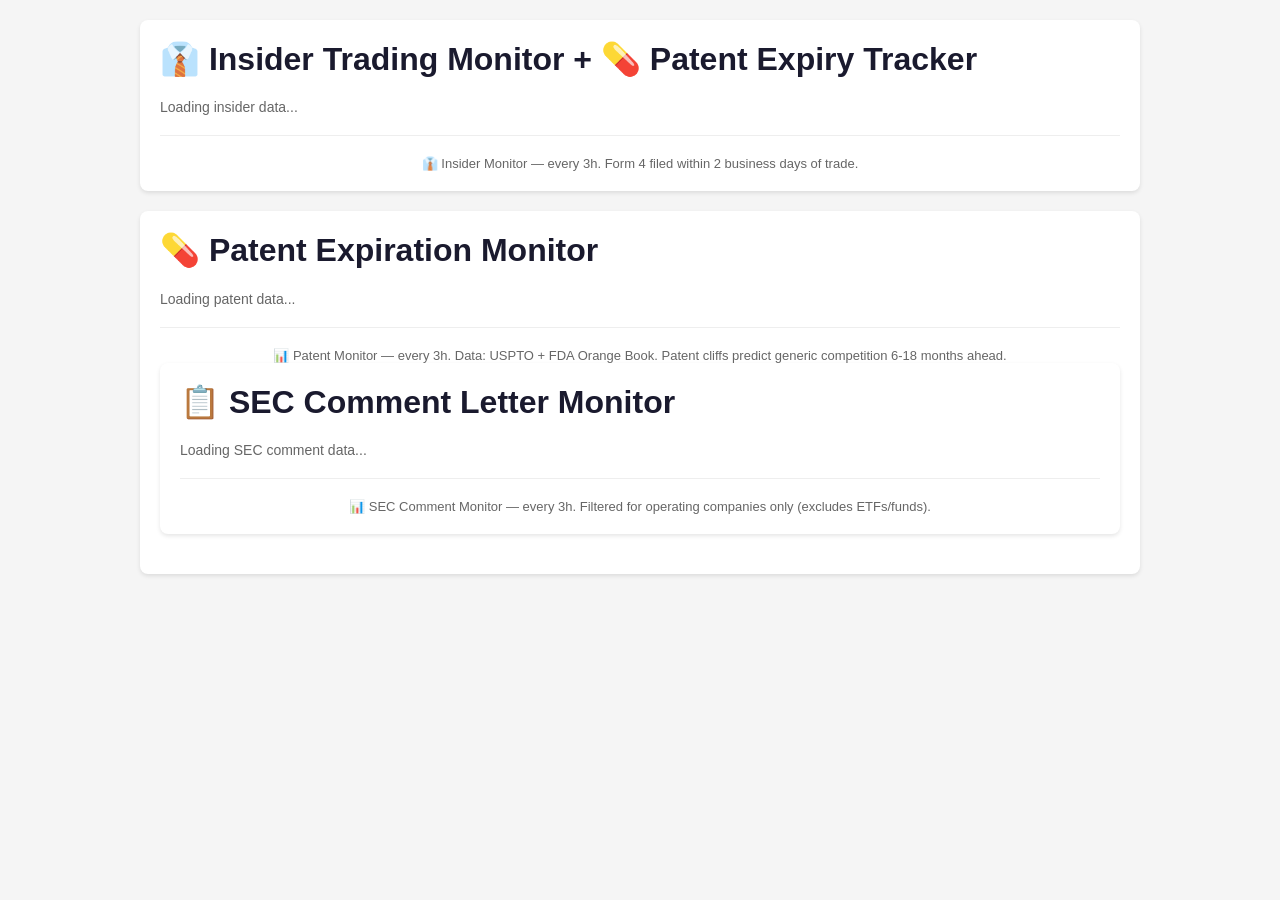
<file: index.html>
<!DOCTYPE html>
<html lang="en">
<head>
    <meta charset="UTF-8">
    <meta name="viewport" content="width=device-width, initial-scale=1.0">
    <title>SEC Insider & Patent Monitor</title>
    <style>
        body { font-family: -apple-system, BlinkMacSystemFont, 'Segoe UI', Roboto, sans-serif; max-width: 1000px; margin: 0 auto; padding: 20px; background: #f5f5f5; }
        .container { background: white; border-radius: 8px; padding: 20px; margin-bottom: 20px; box-shadow: 0 2px 4px rgba(0,0,0,0.1); }
        h1 { color: #1a1a2e; margin-top: 0; }
        .meta { color: #666; font-size: 14px; margin-bottom: 20px; }
        .signal { padding: 12px; margin: 10px 0; border-radius: 6px; border-left: 4px solid; }
        .signal.HIGH { background: #fff5f5; border-color: #e53e3e; }
        .signal.MEDIUM { background: #fffaf0; border-color: #dd6b20; }
        .signal-header { display: flex; justify-content: space-between; align-items: center; margin-bottom: 8px; }
        .company { font-weight: 600; font-size: 16px; color: #1a1a2e; }
        .badge { padding: 2px 8px; border-radius: 4px; font-size: 12px; font-weight: 600; }
        .badge.HIGH { background: #e53e3e; color: white; }
        .badge.MEDIUM { background: #dd6b20; color: white; }
        .details { font-size: 14px; color: #444; }
        .detail-row { display: flex; gap: 16px; flex-wrap: wrap; margin-top: 8px; }
        .detail-item { font-size: 13px; }
        .label { color: #666666; }
        .value { font-weight: 500; }
        .cluster-note { background: #ebf8ff; border: 1px solid #90cdf4; border-radius: 6px; padding: 10px 14px; margin: 12px 0; font-size: 14px; color: #2b6cb0; }
        .footer { margin-top: 20px; padding-top: 20px; border-top: 1px solid #eee; color: #666; font-size: 13px; text-align: center; }
        .patent-card { padding: 10px 14px; margin: 8px 0; border-radius: 6px; border-left: 4px solid; font-size: 14px; }
        .patent-card.critical { background: #fff5f5; border-color: #e53e3e; }
        .patent-card.watch { background: #fffaf0; border-color: #dd6b20; }
        .patent-card.healthy { background: #f0fff4; border-color: #38a169; }
        .patent-drug { font-weight: 600; }
        .patent-ticker { font-family: monospace; font-weight: 600; background: #edf2f7; padding: 1px 6px; border-radius: 3px; }
        .urgency-badge { font-size: 11px; padding: 1px 6px; border-radius: 3px; font-weight: 600; }
        .urgency-badge.expired { background: #e53e3e; color: white; }
        .urgency-badge.year1 { background: #dd6b20; color: white; }
        .urgency-badge.year2 { background: #d69e2e; color: white; }
        .urgency-badge.year3 { background: #718096; color: white; }
        .patent-section-title { font-size: 16px; font-weight: 600; margin: 16px 0 8px; }
    </style>
</head>
<body>
    <div class="container">
        <h1>👔 Insider Trading Monitor + 💊 Patent Expiry Tracker</h1>
        <div class="meta" id="insider-meta">Loading insider data...</div>
        <div id="high-signals"></div>
        <div id="medium-signals"></div>
        <div class="footer">👔 Insider Monitor — every 3h. Form 4 filed within 2 business days of trade.</div>
    </div>

    <div class="container">
        <h1>💊 Patent Expiration Monitor</h1>
        <div class="meta" id="patent-meta">Loading patent data...</div>
        <div id="patent-critical"></div>
        <div id="patent-watch"></div>
        <div id="patent-healthy"></div>
        <div class="footer">📊 Patent Monitor — every 3h. Data: USPTO + FDA Orange Book. Patent cliffs predict generic competition 6-18 months ahead.</div>

    <div class="container">
        <h1>📋 SEC Comment Letter Monitor</h1>
        <div class="meta" id="sec-meta">Loading SEC comment data...</div>
        <div id="sec-signals"></div>
        <div class="footer">📊 SEC Comment Monitor — every 3h. Filtered for operating companies only (excludes ETFs/funds).</div>
    </div>

    </div>

    <script>
        // ===== INSIDER DATA =====
        // ===== INSIDER DATA =====
        const insiderData = {
  "timestamp": "2026-07-17T23:42:38.794323",
  "status": "found",
  "total_scanned": 1364,
  "significant": 29,
  "filings": [
    {
      "company": "Jefferies Financial Group Inc.",
      "owner": "SUMITOMO MITSUI FINANCIAL GROUP, INC.",
      "owner_type": "DIRECTOR",
      "signal": {
        "score": 13,
        "level": "HIGH",
        "signals": [
          "DIRECTOR_TRADE",
          "PURE_BUY",
          "LARGE_BUY"
        ],
        "total_buy": 5906542,
        "total_sell": 0
      },
      "transactions": [
        {
          "action": "BUY",
          "date": "2026-07-15",
          "shares": "5906542",
          "price": "53.96",
          "owned_after": "8566379",
          "security": "Common Stock"
        }
      ],
      "edgar_url": "https://www.sec.gov/edgar/data/1022837/0001193125-26-306696.txt"
    },
    {
      "company": "BJs RESTAURANTS INC",
      "owner": "Amin Birju Prakash",
      "owner_type": "OFFICER",
      "signal": {
        "score": 11,
        "level": "HIGH",
        "signals": [
          "OFFICER_TRADE",
          "PURE_BUY",
          "SMALL_BUY"
        ],
        "total_buy": 3010,
        "total_sell": 0
      },
      "transactions": [
        {
          "action": "BUY",
          "date": "2026-07-15",
          "shares": "3010",
          "price": "0",
          "owned_after": "3010",
          "security": "Common Stock"
        }
      ],
      "edgar_url": "https://www.sec.gov/edgar/data/1013488/0001193125-26-306714.txt"
    },
    {
      "company": "BJs RESTAURANTS INC",
      "owner": "Van Ashley Allison",
      "owner_type": "OFFICER",
      "signal": {
        "score": 11,
        "level": "HIGH",
        "signals": [
          "OFFICER_TRADE",
          "PURE_BUY",
          "SMALL_BUY"
        ],
        "total_buy": 2580,
        "total_sell": 0
      },
      "transactions": [
        {
          "action": "BUY",
          "date": "2026-07-15",
          "shares": "2580",
          "price": "0",
          "owned_after": "2580",
          "security": "Common Stock"
        }
      ],
      "edgar_url": "https://www.sec.gov/edgar/data/1013488/0001193125-26-306715.txt"
    },
    {
      "company": "BJs RESTAURANTS INC",
      "owner": "Saxena Monika",
      "owner_type": "OFFICER",
      "signal": {
        "score": 11,
        "level": "HIGH",
        "signals": [
          "OFFICER_TRADE",
          "PURE_BUY",
          "SMALL_BUY"
        ],
        "total_buy": 4300,
        "total_sell": 0
      },
      "transactions": [
        {
          "action": "BUY",
          "date": "2026-07-15",
          "shares": "4300",
          "price": "0",
          "owned_after": "4300",
          "security": "Common Stock"
        }
      ],
      "edgar_url": "https://www.sec.gov/edgar/data/1013488/0001193125-26-306716.txt"
    },
    {
      "company": "Liberty Latin America Ltd.",
      "owner": "GOULD PAUL A",
      "owner_type": "DIRECTOR",
      "signal": {
        "score": 11,
        "level": "HIGH",
        "signals": [
          "DIRECTOR_TRADE",
          "PURE_BUY",
          "MEDIUM_BUY"
        ],
        "total_buy": 81300,
        "total_sell": 0
      },
      "transactions": [
        {
          "action": "BUY",
          "date": "2026-06-16",
          "shares": "81300",
          "price": "0",
          "owned_after": "81300",
          "security": "Series A Preference Shares"
        }
      ],
      "edgar_url": "https://www.sec.gov/edgar/data/1018211/0001018211-26-000016.txt"
    },
    {
      "company": "INSEEGO CORP.",
      "owner": "Miller Brian",
      "owner_type": "DIRECTOR",
      "signal": {
        "score": 9,
        "level": "MEDIUM",
        "signals": [
          "DIRECTOR_TRADE",
          "PURE_BUY",
          "SMALL_BUY"
        ],
        "total_buy": 1431,
        "total_sell": 0
      },
      "transactions": [
        {
          "action": "BUY",
          "date": "2026-07-15",
          "shares": "1431",
          "price": "0",
          "owned_after": "10858",
          "security": "Common Stock"
        }
      ],
      "edgar_url": "https://www.sec.gov/edgar/data/1022652/0000950142-26-002125.txt"
    },
    {
      "company": "Intellicheck, Inc.",
      "owner": "Ullman David E",
      "owner_type": "DIRECTOR",
      "signal": {
        "score": 9,
        "level": "MEDIUM",
        "signals": [
          "DIRECTOR_TRADE",
          "PURE_BUY",
          "SMALL_BUY"
        ],
        "total_buy": 3149,
        "total_sell": 0
      },
      "transactions": [
        {
          "action": "BUY",
          "date": "2026-07-15",
          "shares": "3149",
          "price": "3.97",
          "owned_after": "57097",
          "security": "Common Stock, $.001 par value"
        }
      ],
      "edgar_url": "https://www.sec.gov/edgar/data/1040896/0001196690-26-000004.txt"
    },
    {
      "company": "Intellicheck, Inc.",
      "owner": "Smith Guy L",
      "owner_type": "DIRECTOR",
      "signal": {
        "score": 9,
        "level": "MEDIUM",
        "signals": [
          "DIRECTOR_TRADE",
          "PURE_BUY",
          "SMALL_BUY"
        ],
        "total_buy": 7557,
        "total_sell": 0
      },
      "transactions": [
        {
          "action": "BUY",
          "date": "2026-07-15",
          "shares": "7557",
          "price": "3.97",
          "owned_after": "431159",
          "security": "Common Stock, $.001 par value"
        }
      ],
      "edgar_url": "https://www.sec.gov/edgar/data/1040896/0001326916-26-000006.txt"
    },
    {
      "company": "Intellicheck, Inc.",
      "owner": "Glenn Dylan",
      "owner_type": "DIRECTOR",
      "signal": {
        "score": 9,
        "level": "MEDIUM",
        "signals": [
          "DIRECTOR_TRADE",
          "PURE_BUY",
          "SMALL_BUY"
        ],
        "total_buy": 3149,
        "total_sell": 0
      },
      "transactions": [
        {
          "action": "BUY",
          "date": "2026-07-15",
          "shares": "3149",
          "price": "3.97",
          "owned_after": "91913",
          "security": "Common Stock, $.001 par value"
        }
      ],
      "edgar_url": "https://www.sec.gov/edgar/data/1040896/0001804366-26-000006.txt"
    },
    {
      "company": "Intellicheck, Inc.",
      "owner": "Black Dondi",
      "owner_type": "DIRECTOR",
      "signal": {
        "score": 9,
        "level": "MEDIUM",
        "signals": [
          "DIRECTOR_TRADE",
          "PURE_BUY",
          "SMALL_BUY"
        ],
        "total_buy": 1259,
        "total_sell": 0
      },
      "transactions": [
        {
          "action": "BUY",
          "date": "2026-07-15",
          "shares": "1259",
          "price": "3.97",
          "owned_after": "24735",
          "security": "Common Stock, $.001 par value"
        }
      ],
      "edgar_url": "https://www.sec.gov/edgar/data/1040896/0001948433-26-000006.txt"
    }
  ]
}
        };


        // ===== PATENT DATA =====
        const patentData = {"timestamp":"2026-07-19T14:01:30.470937","status":"found","total_tracked":20,"critical_count":7,"watch_count":10,"critical":[{"drug":"lenalidomide","brand":"Revlimid","company":"BMS/Celgene","ticker":"BMY","expiry_window":"2025-2026","years_until_expiry":-1,"urgency":"EXPIRED/EXPIRING NOW","score":10},{"drug":"rivaroxaban","brand":"Xarelto","company":"Bayer/J&J","ticker":"BAYRY","expiry_window":"2024-2025","years_until_expiry":-2,"urgency":"EXPIRED/EXPIRING NOW","score":10},{"drug":"semaglutide","brand":"Ozempic/Wegovy","company":"Novo Nordisk","ticker":"NVO","expiry_window":"2026-2028","years_until_expiry":0,"urgency":"EXPIRED/EXPIRING NOW","score":10},{"drug":"ibrutinib","brand":"Imbruvica","company":"AbbVie/AbbVie","ticker":"ABBV","expiry_window":"2027-2028","years_until_expiry":1,"urgency":"WITHIN 1 YEAR","score":8},{"drug":"acalabrutinib","brand":"Calquence","company":"AstraZeneca","ticker":"AZN","expiry_window":"2027-2028","years_until_expiry":1,"urgency":"WITHIN 1 YEAR","score":8},{"drug":"dupilumab","brand":"Dupixent","company":"Regeneron/Sanofi","ticker":"REGN","expiry_window":"2027-2028","years_until_expiry":1,"urgency":"WITHIN 1 YEAR","score":8},{"drug":"erdafitinib","brand":"Balversa","company":"J&J","ticker":"JNJ","expiry_window":"2027-2028","years_until_expiry":1,"urgency":"WITHIN 1 YEAR","score":8}],"watch":[{"drug":"pomalidomide","brand":"Pomalyst","company":"BMS/Celgene","ticker":"BMY","expiry_window":"2028-2029","years_until_expiry":2,"urgency":"WITHIN 2 YEARS","score":6},{"drug":"venetoclax","brand":"Venclexta","company":"AbbVie/Genentech","ticker":"ABBV","expiry_window":"2028-2029","years_until_expiry":2,"urgency":"WITHIN 2 YEARS","score":6},{"drug":"apixaban","brand":"Eliquis","company":"BMS/Pfizer","ticker":"BMY","expiry_window":"2028-2031","years_until_expiry":2,"urgency":"WITHIN 2 YEARS","score":6},{"drug":"empagliflozin","brand":"Jardiance","company":"Boehringer/Eli Lilly","ticker":"LLY","expiry_window":"2028-2031","years_until_expiry":2,"urgency":"WITHIN 2 YEARS","score":6},{"drug":"risankizumab","brand":"Skyrizi","company":"AbbVie","ticker":"ABBV","expiry_window":"2028-2029","years_until_expiry":2,"urgency":"WITHIN 2 YEARS","score":6},{"drug":"tislelizumab","brand":"Tevimbra","company":"Beigene","ticker":"BGNE","expiry_window":"2028-2029","years_until_expiry":2,"urgency":"WITHIN 2 YEARS","score":6},{"drug":"sotorasib","brand":"Lumakras","company":"Amgen","ticker":"AMGN","expiry_window":"2028-2029","years_until_expiry":2,"urgency":"WITHIN 2 YEARS","score":6},{"drug":"adagrasib","brand":"Krazati","company":"Mirati/BMS","ticker":"BMY","expiry_window":"2028-2029","years_until_expiry":2,"urgency":"WITHIN 2 YEARS","score":6},{"drug":"tirzepatide","brand":"Mounjaro/Zepbound","company":"Eli Lilly","ticker":"LLY","expiry_window":"2029-2032","years_until_expiry":3,"urgency":"WITHIN 3 YEARS","score":4},{"drug":"darolutamide","brand":"Nubeqa","company":"Bayer/Orion","ticker":"BAYRY","expiry_window":"2029-2030","years_until_expiry":3,"urgency":"WITHIN 3 YEARS","score":4}]};

        // ===== RENDER INSIDER SIGNALS =====
        document.getElementById('insider-meta').innerHTML = `Last updated: ${insiderData.timestamp.replace('T', ' ').substring(0, 19)} UTC | ${insiderData.total_scanned.toLocaleString()} Form 4 filings scanned | ${insiderData.significant} significant signals`;

        function renderSignal(filing) {
            const tx = filing.transactions[0];
            const priceStr = tx.price === "0" ? "N/A (award/option)" : `$${parseFloat(tx.price).toFixed(2)}`;
            const actionStr = tx.action === "BUY" ? "🟢 BUY" : "🔴 SELL";
            const companyDisplay = filing.company.replace('\\\\', '').trim();
            return `
            <div class="signal ${filing.signal.level}">
                <div class="signal-header">
                    <span class="company">${companyDisplay}</span>
                    <span class="badge ${filing.signal.level}">${filing.signal.level}</span>
                </div>
                <div class="details">
                    <div class="detail-row">
                        <div class="detail-item"><span class="label">Insider:</span> <span class="value">${filing.owner} (${filing.owner_type})</span></div>
                        <div class="detail-item"><span class="label">Action:</span> <span class="value">${actionStr} ${parseInt(tx.shares).toLocaleString()} shares</span></div>
                        <div class="detail-item"><span class="label">Price:</span> <span class="value">${priceStr}</span></div>
                        <div class="detail-item"><span class="label">Date:</span> <span class="value">${tx.date}</span></div>
                        <div class="detail-item"><span class="label">Owned after:</span> <span class="value">${parseInt(tx.owned_after).toLocaleString()}</span></div>
                    </div>
                </div>
            </div>`;
        }

        const high = insiderData.filings.filter(f => f.signal.level === 'HIGH');
        const medium = insiderData.filings.filter(f => f.signal.level === 'MEDIUM');

        if (high.length > 0) {
            document.getElementById('high-signals').innerHTML = '<h3>🔴 HIGH Signals (Officer/Director Buying)</h3>' + high.map(renderSignal).join('');
        }
        if (medium.length > 0) {
            const clusters = {};
            medium.forEach(f => { clusters[f.company] = (clusters[f.company] || 0) + 1; });
            let mediumHtml = '<h3>🟡 MEDIUM Signals (Director Buying)</h3>';
            for (const [company, count] of Object.entries(clusters)) {
                if (count >= 3) {
                    mediumHtml += `<div class="cluster-note">📊 Cluster buying detected: <strong>${count}</strong> insiders at <strong>${company}</strong> all buying on the same day</div>`;
                }
            }
            mediumHtml += medium.map(renderSignal).join('');
            document.getElementById('medium-signals').innerHTML = mediumHtml;
        }

        // ===== RENDER PATENT DATA =====
        document.getElementById('patent-meta').innerHTML = `Last updated: ${patentData.timestamp.replace('T', ' ').substring(0, 19)} UTC | ${patentData.total_tracked} drugs tracked | ${patentData.critical_count} critical | ${patentData.watch_count} watch`;

        function urgencyBadge(urgency) {
            let cls = '';
            if (urgency.includes('EXPIRED')) cls = 'expired';
            else if (urgency.includes('1 YEAR')) cls = 'year1';
            else if (urgency.includes('2 YEARS')) cls = 'year2';
            else if (urgency.includes('3 YEARS')) cls = 'year3';
            return `<span class="urgency-badge ${cls}">${urgency}</span>`;
        }

        function renderPatent(d, level) {
            return `
            <div class="patent-card ${level}">
                <span class="patent-drug">${d.brand}</span> (${d.drug}) ${urgencyBadge(d.urgency)}
                <br>
                <span class="label">Company:</span> ${d.company} <span class="patent-ticker">${d.ticker}</span>
                <span style="float:right" class="label">Expiry: ${d.expiry_window}</span>
            </div>`;
        }

        if (patentData.critical && patentData.critical.length > 0) {
            document.getElementById('patent-critical').innerHTML = '<div class="patent-section-title">🔴 CRITICAL — Patent expired or expiring within 1 year</div>' +
                patentData.critical.map(d => renderPatent(d, 'critical')).join('');
        }

        if (patentData.watch && patentData.watch.length > 0) {
            document.getElementById('patent-watch').innerHTML = '<div class="patent-section-title">🟡 WATCH — Patent expiring within 2-3 years</div>' +
                patentData.watch.map(d => renderPatent(d, 'watch')).join('');
        }

        // ===== SEC COMMENT DATA =====
        const secData = {
  "timestamp": "2026-07-17T00:57:38.179997",
  "status": "found",
  "total_new": 23,
  "significant_count": 5,
  "filings": [
    {
      "company": "Kuber Resources Corp",
      "cik": "1081834",
      "form_type": "UPLOAD",
      "date": "20260129",
      "subject": "Kuber Resources Corp",
      "referenced_filing": "Form 10-K",
      "materiality": {
        "score": 30,
        "level": "HIGH",
        "keywords": [
          "concentration",
          "segment reporting",
          "confirm",
          "disclosure"
        ],
        "signals": [
          "MEDIUM_KEYWORD:segment reporting",
          "MEDIUM_KEYWORD:concentration",
          "SEC_QUESTIONS:10",
          "LONG_LETTER",
          "TOPICS:4"
        ]
      },
      "edgar_url": "https://www.sec.gov/edgar/data/1081834/0000000000-26-001066.txt"
    },
    {
      "company": "Rank One Computing Corp",
      "cik": "2077709",
      "form_type": "UPLOAD",
      "date": "20251209",
      "subject": "Rank One Computing Corp dba ROC",
      "referenced_filing": "Form S-1",
      "materiality": {
        "score": 15,
        "level": "HIGH",
        "keywords": [
          "pro forma",
          "disclosure"
        ],
        "signals": [
          "MEDIUM_KEYWORD:pro forma",
          "SEC_QUESTIONS:3",
          "LONG_LETTER"
        ]
      },
      "edgar_url": "https://www.sec.gov/edgar/data/2077709/0000000000-25-011399.txt"
    },
    {
      "company": "Rank One Computing Corp",
      "cik": "2077709",
      "form_type": "UPLOAD",
      "date": "20260115",
      "subject": "Rank One Computing Corp dba ROC",
      "referenced_filing": "Form S-1",
      "materiality": {
        "score": 11,
        "level": "MEDIUM",
        "keywords": [],
        "signals": [
          "SEC_QUESTIONS:3",
          "LONG_LETTER",
          "TOPICS:2"
        ]
      },
      "edgar_url": "https://www.sec.gov/edgar/data/2077709/0000000000-26-000558.txt"
    },
    {
      "company": "Momentus Inc.",
      "cik": "1781162",
      "form_type": "UPLOAD",
      "date": "20260129",
      "subject": "Momentus Inc.",
      "referenced_filing": "Unknown filing",
      "materiality": {
        "score": 6,
        "level": "MEDIUM",
        "keywords": [
          "disclosure"
        ],
        "signals": [
          "SEC_QUESTIONS:1",
          "LONG_LETTER"
        ]
      },
      "edgar_url": "https://www.sec.gov/edgar/data/1781162/0000000000-26-001093.txt"
    },
    {
      "company": "Viskase Holdings, Inc.",
      "cik": "727510",
      "form_type": "UPLOAD",
      "date": "20251229",
      "subject": "Enzon Pharmaceuticals, Inc.",
      "referenced_filing": "Unknown filing",
      "materiality": {
        "score": 6,
        "level": "MEDIUM",
        "keywords": [
          "disclosure"
        ],
        "signals": [
          "SEC_QUESTIONS:1",
          "LONG_LETTER"
        ]
      },
      "edgar_url": "https://www.sec.gov/edgar/data/727510/0000000000-25-011845.txt"
    }
  ],
  "all_filings_count": 23,
  "errors": [
    "No index for 2026-07-17"
  ]
};

        document.getElementById('sec-meta').innerHTML = `Last updated: ${secData.timestamp.replace('T', ' ').substring(0, 19)} UTC | ${secData.total_new} new comment letters | ${secData.significant_count} significant`;

        function renderSec(f) {
            const lvl = f.materiality.level;
            const kw = f.materiality.keywords.length ? f.materiality.keywords.join(', ') : 'disclosure review';
            return `
            <div class="signal ${lvl}">
                <div class="signal-header">
                    <span class="company">${f.company}</span>
                    <span class="badge ${lvl}">${lvl}</span>
                </div>
                <div class="details">
                    <div class="detail-row">
                        <div class="detail-item"><span class="label">Filing:</span> <span class="value">${f.referenced_filing}</span></div>
                        <div class="detail-item"><span class="label">Keywords:</span> <span class="value">${kw}</span></div>
                        <div class="detail-item"><span class="label">Date:</span> <span class="value">${f.date}</span></div>
                    </div>
                    <div class="detail-row">
                        <div class="detail-item"><a href="${f.edgar_url}" target="_blank" rel="noopener">🔗 View EDGAR letter</a></div>
                    </div>
                </div>
            </div>`;
        }

        if (secData.filings && secData.filings.length > 0) {
            document.getElementById('sec-signals').innerHTML = secData.filings.map(renderSec).join('');
        } else {
            document.getElementById('sec-signals').innerHTML = '<div class="meta">No significant SEC comment letters found.</div>';
        }

    </script>
</body>
</html>
</file>
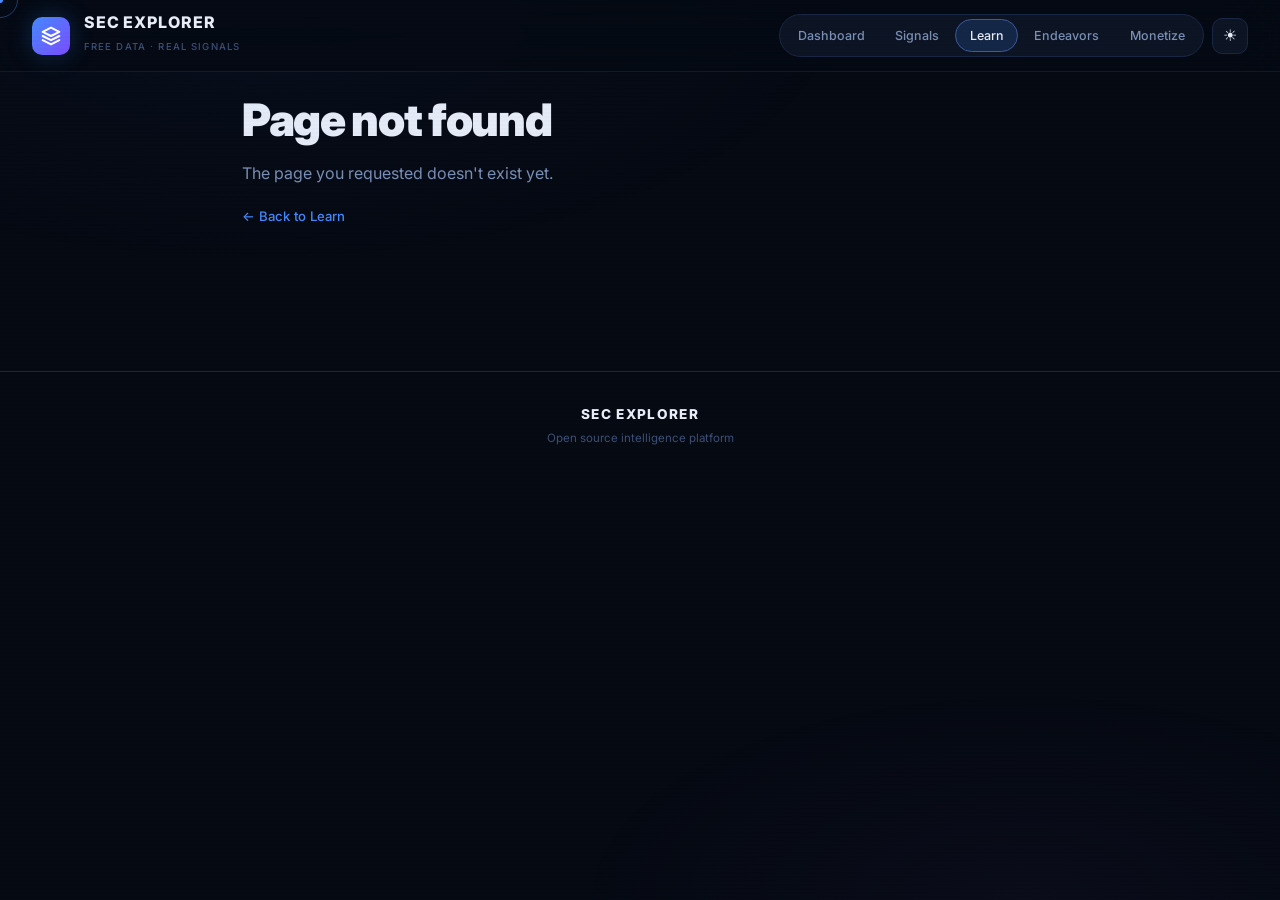
<file: learn/index.html>
<!DOCTYPE html>
<html lang="en" data-theme="dark">
<head>
  <meta charset="UTF-8">
  <meta name="viewport" content="width=device-width, initial-scale=1.0">
  <title>SEC Explorer — Deep Dive</title>
  <link rel="preconnect" href="https://fonts.googleapis.com">
  <link rel="preconnect" href="https://fonts.gstatic.com" crossorigin>
  <link href="https://fonts.googleapis.com/css2?family=Inter:wght@300;400;500;600;700;800;900&family=JetBrains+Mono:wght@400;500;600&display=swap" rel="stylesheet">
  <link rel="stylesheet" href="../css/style.css">
  <style>
    .deep-page { max-width: 860px; margin: 0 auto; padding: 6rem 2rem 3rem; }
    .deep-page .back-link { display: inline-flex; align-items: center; gap: 0.4rem; color: var(--accent-blue); font-size: 0.82rem; font-weight: 500; margin-bottom: 2rem; transition: gap 0.2s; }
    .deep-page .back-link:hover { gap: 0.6rem; }
    .deep-page h1 { font-size: clamp(1.8rem, 4vw, 2.8rem); font-weight: 900; letter-spacing: -0.03em; line-height: 1.1; margin-bottom: 0.5rem; }
    .deep-page .subtitle { font-size: 1.05rem; color: var(--text-secondary); margin-bottom: 2.5rem; line-height: 1.6; }
    .deep-section { margin-bottom: 2.5rem; padding: 1.5rem; background: var(--bg-card); border: 1px solid var(--border); border-radius: var(--radius); }
    .deep-section h2 { font-size: 1.2rem; font-weight: 700; margin-bottom: 0.75rem; color: var(--accent-blue); }
    .deep-section p { font-size: 0.9rem; color: var(--text-secondary); line-height: 1.75; margin-bottom: 0.75rem; }
    .deep-section p:last-child { margin-bottom: 0; }
    .deep-section p strong { color: var(--text-primary); }
    .deep-section p em { color: var(--accent-cyan); font-style: normal; }
    .deep-section pre { background: var(--bg-surface); border: 1px solid var(--border); border-radius: var(--radius-sm); padding: 1rem; font-family: 'JetBrains Mono', monospace; font-size: 0.72rem; color: var(--text-muted); line-height: 1.6; overflow-x: auto; white-space: pre; }
    .deep-section ul { margin: 0.5rem 0; padding-left: 1.25rem; }
    .deep-section li { font-size: 0.88rem; color: var(--text-secondary); line-height: 1.6; margin-bottom: 0.3rem; }
    .deep-section li strong { color: var(--text-primary); }
    .exhibit-label { display: inline-block; background: var(--glow-blue); color: var(--accent-blue); font-size: 0.65rem; font-weight: 700; letter-spacing: 0.06em; padding: 0.15rem 0.5rem; border-radius: 999px; margin-bottom: 0.5rem; text-transform: uppercase; }
    .exhibit-source { display: block; font-size: 0.7rem; color: var(--text-dim); margin-top: 0.5rem; font-style: italic; }
    .nav-footer { display: flex; justify-content: space-between; margin-top: 3rem; padding-top: 1.5rem; border-top: 1px solid var(--border); }
    .nav-footer a { color: var(--accent-blue); font-size: 0.82rem; font-weight: 500; display: flex; align-items: center; gap: 0.4rem; }
  </style>
</head>
<body>
  <div class="cursor-dot" id="cursorDot"></div>
  <div class="cursor-ring" id="cursorRing"></div>
  <canvas id="particleCanvas"></canvas>
  <div class="scanlines"></div>

  <header class="header" id="mainHeader">
    <div class="header-inner">
      <a href="../index.html#learn" class="logo" data-cursor="hover">
        <div class="logo-icon">
          <svg width="20" height="20" viewBox="0 0 24 24" fill="none" stroke="white" stroke-width="2.5" stroke-linecap="round" stroke-linejoin="round"><path d="M12 2L2 7l10 5 10-5-10-5z"/><path d="M2 17l10 5 10-5"/><path d="M2 12l10 5 10-5"/></svg>
        </div>
        <div class="logo-text">
          <h1>SEC EXPLORER</h1>
          <span class="logo-tagline">FREE DATA · REAL SIGNALS</span>
        </div>
      </a>
      <div class="header-right">
        <nav class="nav">
          <a href="../index.html#home" class="nav-link" data-cursor="hover"><span class="nav-label">Dashboard</span></a>
          <a href="../index.html#signals" class="nav-link" data-cursor="hover"><span class="nav-label">Signals</span></a>
          <a href="../index.html#learn" class="nav-link active" data-cursor="hover"><span class="nav-label">Learn</span></a>
          <a href="../index.html#endeavors" class="nav-link" data-cursor="hover"><span class="nav-label">Endeavors</span></a>
          <a href="../index.html#monetize" class="nav-link" data-cursor="hover"><span class="nav-label">Monetize</span></a>
        </nav>
        <button class="theme-btn" id="themeBtn" data-cursor="hover"><span>◐</span></button>
      </div>
    </div>
  </header>

  <main class="deep-page" id="deepContent">
    <!-- Content injected by JS -->
  </main>

  <footer class="footer">
    <div class="footer-inner">
      <div class="footer-brand">
        <span class="footer-logo">SEC EXPLORER</span>
        <span class="footer-tagline">Open source intelligence platform</span>
      </div>
    </div>
  </footer>

  <div class="tooltip-popup" id="tooltipPopup"></div>
  <script src="../js/deep-pages.js"></script>
</body>
</html>
</file>
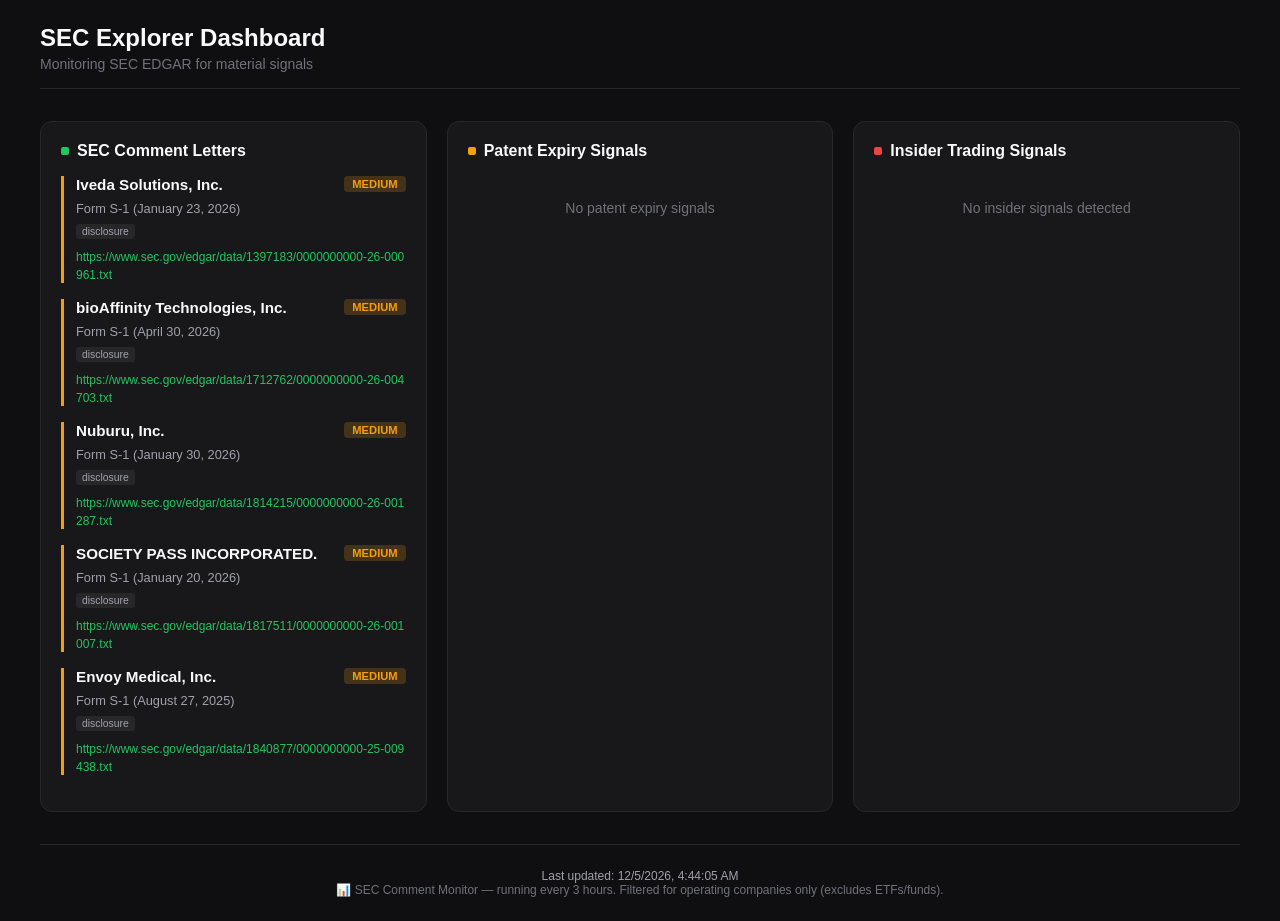
<file: public/index.html>
<!DOCTYPE html>
<html lang="en">
<head>
    <meta charset="UTF-8">
    <meta name="viewport" content="width=device-width, initial-scale=1.0">
    <title>SEC Explorer Dashboard</title>
    <style>
        * { margin: 0; padding: 0; box-sizing: border-box; }
        body { font-family: -apple-system, BlinkMacSystemFont, 'Segoe UI', Roboto, sans-serif; background: #0f0f12; color: #e4e4e7; min-height: 100vh; padding: 24px; }
        .container { max-width: 1200px; margin: 0 auto; }
        header { margin-bottom: 32px; border-bottom: 1px solid #27272a; padding-bottom: 16px; }
        h1 { font-size: 1.5rem; font-weight: 600; color: #fafafa; }
        .subtitle { color: #71717a; font-size: 0.875rem; margin-top: 4px; }
        .grid { display: grid; grid-template-columns: repeat(auto-fit, minmax(360px, 1fr)); gap: 20px; }
        .card { background: #18181b; border: 1px solid #27272a; border-radius: 12px; padding: 20px; }
        .card h2 { font-size: 1rem; font-weight: 600; color: #fafafa; margin-bottom: 16px; display: flex; align-items: center; gap: 8px; }
        .card h2::before { content: ''; width: 8px; height: 8px; border-radius: 2px; }
        .card.sec h2::before { background: #22c55e; }
        .card.patent h2::before { background: #f59e0b; }
        .card.insider h2::before { background: #ef4444; }
        .finding { border-left: 3px solid #3f3f46; padding-left: 12px; margin-bottom: 16px; transition: border-color 0.2s; }
        .finding.high { border-left-color: #ef4444; }
        .finding.medium { border-left-color: #f59e0b; }
        .finding.low { border-left-color: #22c55e; }
        .finding-header { display: flex; justify-content: space-between; align-items: flex-start; margin-bottom: 8px; }
        .company { font-weight: 600; color: #fafafa; font-size: 0.95rem; }
        .materiality { font-size: 0.7rem; font-weight: 700; padding: 2px 8px; border-radius: 4px; text-transform: uppercase; }
        .materiality.high { background: rgba(239, 68, 68, 0.2); color: #ef4444; }
        .materiality.medium { background: rgba(245, 158, 11, 0.2); color: #f59e0b; }
        .materiality.low { background: rgba(34, 197, 94, 0.2); color: #22c55e; }
        .filing { font-size: 0.8rem; color: #a1a1aa; margin-bottom: 8px; }
        .keywords { display: flex; flex-wrap: wrap; gap: 4px; margin-bottom: 8px; }
        .keyword { font-size: 0.65rem; background: #27272a; color: #a1a1aa; padding: 2px 6px; border-radius: 3px; }
        .url { font-size: 0.75rem; color: #22c55e; text-decoration: none; word-break: break-all; }
        .url:hover { text-decoration: underline; }
        .empty { color: #71717a; font-size: 0.875rem; text-align: center; padding: 24px; }
        .footer { margin-top: 32px; padding-top: 16px; border-top: 1px solid #27272a; text-align: center; color: #71717a; font-size: 0.75rem; }
        .last-updated { color: #a1a1aa; font-size: 0.75rem; margin-top: 8px; }
        .stat { display: flex; justify-content: space-between; padding: 8px 0; border-bottom: 1px solid #27272a; }
        .stat:last-child { border-bottom: none; }
        .stat-label { color: #a1a1aa; font-size: 0.8rem; }
        .stat-value { font-weight: 600; color: #fafafa; font-size: 0.8rem; }
        .stat-value.high { color: #ef4444; }
        .stat-value.medium { color: #f59e0b; }
    </style>
</head>
<body>
    <div class="container">
        <header>
            <h1>SEC Explorer Dashboard</h1>
            <div class="subtitle">Monitoring SEC EDGAR for material signals</div>
        </header>
        
        <div class="grid">
            <!-- SEC Comment Letters -->
            <div class="card sec">
                <h2>SEC Comment Letters</h2>
                <div id="sec-comments">
                    <div class="empty">Loading...</div>
                </div>
            </div>
            
            <!-- Patent Expiry -->
            <div class="card patent">
                <h2>Patent Expiry Signals</h2>
                <div id="patent-expiry">
                    <div class="empty">No patent expiry data available</div>
                </div>
            </div>
            
            <!-- Insider Signals -->
            <div class="card insider">
                <h2>Insider Trading Signals</h2>
                <div id="insider-signals">
                    <div class="empty">No insider data available</div>
                </div>
            </div>
        </div>
        
        <div class="footer">
            <div class="last-updated" id="last-updated">Last updated: --</div>
            <div>📊 SEC Comment Monitor — running every 3 hours. Filtered for operating companies only (excludes ETFs/funds).</div>
        </div>
    </div>
    
    <script>
        async function loadData() {
            try {
                const [secRes, patentRes, insiderRes] = await Promise.all([
                    fetch('data/sec_comments.json').catch(() => null),
                    fetch('data/patent_expiry.json').catch(() => null),
                    fetch('data/insider.json').catch(() => null)
                ]);
                
                const secData = secRes?.ok ? await secRes.json() : null;
                const patentData = patentRes?.ok ? await patentRes.json() : null;
                const insiderData = insiderRes?.ok ? await insiderRes.json() : null;
                
                renderSEC(secData);
                renderPatent(patentData);
                renderInsider(insiderData);
                updateTimestamp();
            } catch (e) {
                console.error('Failed to load data:', e);
            }
        }
        
        function renderSEC(data) {
            const container = document.getElementById('sec-comments');
            const findings = data.findings || data.filings || [];
            if (!data || findings.length === 0) {
                container.innerHTML = '<div class="empty">No significant SEC comment letters found</div>';
                return;
            }
            
            const highMedium = findings.filter(f => f.materiality.level === 'HIGH' || f.materiality.level === 'MEDIUM').slice(0, 5);
            
            if (highMedium.length === 0) {
                container.innerHTML = '<div class="empty">No HIGH/MEDIUM materiality findings</div>';
                return;
            }
            
            container.innerHTML = highMedium.map(f => `
                <div class="finding ${f.materiality.level.toLowerCase()}">
                    <div class="finding-header">
                        <span class="company"><strong>${escapeHtml(f.company)}</strong></span>
                        <span class="materiality ${f.materiality.level.toLowerCase()}">${f.materiality.level}</span>
                    </div>
                    <div class="filing">${escapeHtml(f.referenced_filing)}</div>
                    <div class="keywords">
                        ${f.materiality.keywords.map(k => `<span class="keyword">${escapeHtml(k)}</span>`).join('')}
                    </div>
                    <a href="${escapeHtml(f.edgar_url)}" class="url" target="_blank" rel="noopener">${escapeHtml(f.edgar_url)}</a>
                </div>
            `).join('');
        }
        
        function renderPatent(data) {
            const container = document.getElementById('patent-expiry');
            if (!data || !data.expiries || data.expiries.length === 0) {
                container.innerHTML = '<div class="empty">No patent expiry signals</div>';
                return;
            }
            container.innerHTML = data.expiries.slice(0, 5).map(p => `
                <div class="finding ${p.risk_level?.toLowerCase() || 'low'}">
                    <div class="finding-header">
                        <span class="company"><strong>${escapeHtml(p.company)}</strong></span>
                        <span class="materiality ${p.risk_level?.toLowerCase() || 'low'}">${p.risk_level || 'LOW'}</span>
                    </div>
                    <div class="filing">Patent: ${escapeHtml(p.patent_number)} — Expires: ${escapeHtml(p.expiry_date)}</div>
                    <div class="filing">Revenue at risk: ${escapeHtml(p.revenue_at_risk || 'Unknown')}</div>
                </div>
            `).join('');
        }
        
        function renderInsider(data) {
            const container = document.getElementById('insider-signals');
            if (!data || !data.signals || data.signals.length === 0) {
                container.innerHTML = '<div class="empty">No insider signals detected</div>';
                return;
            }
            container.innerHTML = data.signals.slice(0, 5).map(s => `
                <div class="finding ${s.signal_type?.toLowerCase() || 'low'}">
                    <div class="finding-header">
                        <span class="company"><strong>${escapeHtml(s.company)}</strong></span>
                        <span class="materiality ${s.signal_type?.toLowerCase() || 'low'}">${s.signal_type || 'SIGNAL'}</span>
                    </div>
                    <div class="filing">Insider: ${escapeHtml(s.insider)} (${escapeHtml(s.title)})</div>
                    <div class="filing">Transaction: ${escapeHtml(s.transaction_type)} — ${escapeHtml(s.shares)} shares @ $${escapeHtml(s.price)}</div>
                    <div class="filing">Date: ${escapeHtml(s.date)}</div>
                </div>
            `).join('');
        }
        
        function updateTimestamp() {
            const now = new Date();
            document.getElementById('last-updated').textContent = 'Last updated: ' + now.toLocaleString();
        }
        
        function escapeHtml(text) {
            if (!text) return '';
            const div = document.createElement('div');
            div.textContent = text;
            return div.innerHTML;
        }
        
        loadData();
        setInterval(loadData, 60000);
    </script>
</body>
</html>
</file>
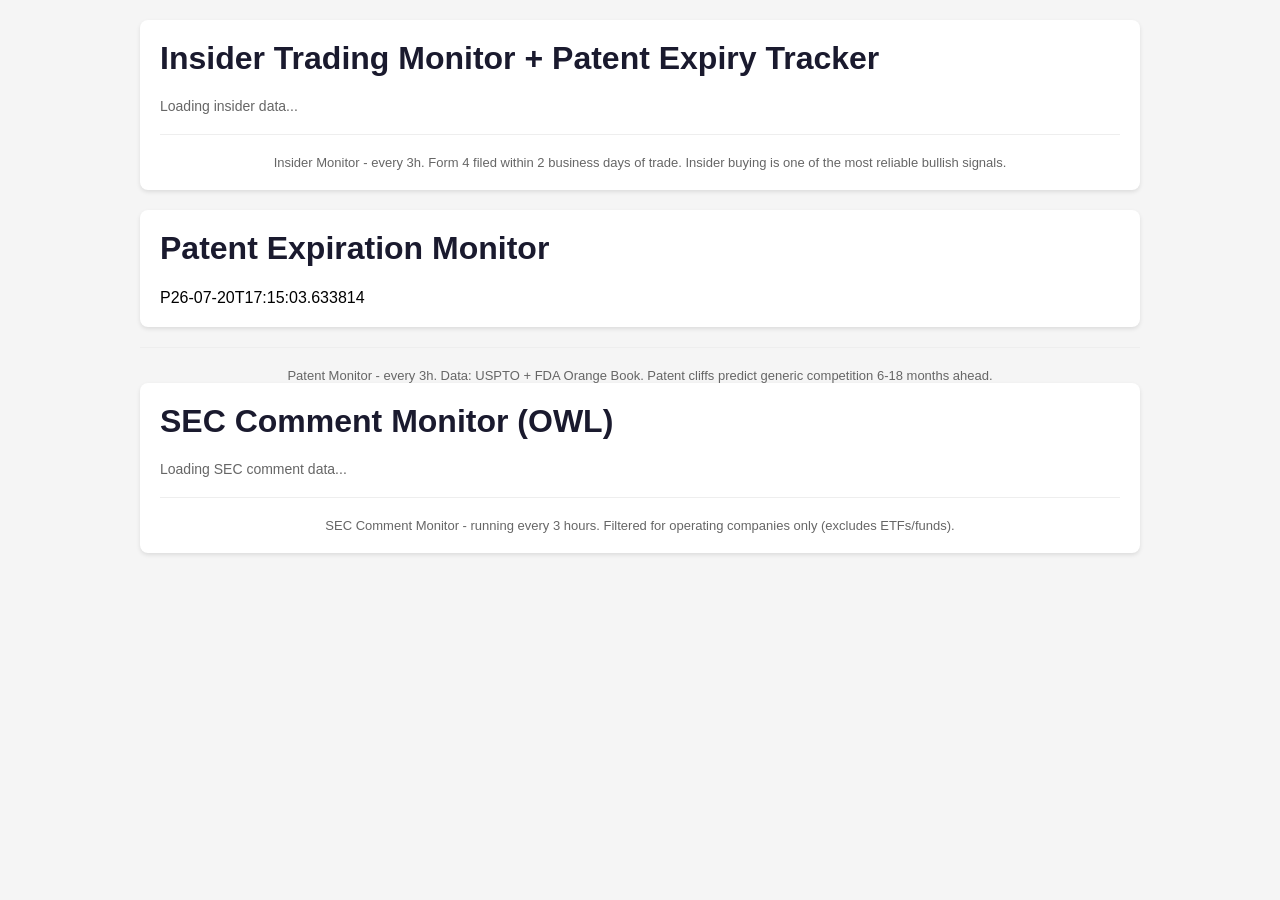
<file: public/data/index.html>
<!DOCTYPE html>
<html lang="en">
<head>
    <meta charset="UTF-8">
    <meta name="viewport" content="width=device-width, initial-scale=1.0">
    <title>SEC Insider & Patent Monitor</title>
    <style>
        body { font-family: -apple-system, BlinkMacSystemFont, 'Segoe UI', Roboto, sans-serif; max-width: 1000px; margin: 0 auto; padding: 20px; background: #f5f5f5; }
        .container { background: white; border-radius: 8px; padding: 20px; margin-bottom: 20px; box-shadow: 0 2px 4px rgba(0,0,0,0.1); }
        h1 { color: #1a1a2e; margin-top: 0; }
        .meta { color: #666; font-size: 14px; margin-bottom: 20px; }
        .signal { padding: 12px; margin: 10px 0; border-radius: 6px; border-left: 4px solid; }
        .signal.HIGH { background: #fff5f5; border-color: #e53e3e; }
        .signal.MEDIUM { background: #fffaf0; border-color: #dd6b20; }
        .signal-header { display: flex; justify-content: space-between; align-items: center; margin-bottom: 8px; }
        .company { font-weight: 600; font-size: 16px; color: #1a1a2e; }
        .badge { padding: 2px 8px; border-radius: 4px; font-size: 12px; font-weight: 600; }
        .badge.HIGH { background: #e53e3e; color: white; }
        .badge.MEDIUM { background: #dd6b20; color: white; }
        .details { font-size: 14px; color: #444; }
        .detail-row { display: flex; gap: 16px; flex-wrap: wrap; margin-top: 8px; }
        .detail-item { font-size: 13px; }
        .label { color: #666666; }
        .value { font-weight: 500; }
        .cluster-note { background: #ebf8ff; border: 1px solid #90cdf4; border-radius: 6px; padding: 10px 14px; margin: 12px 0; font-size: 14px; color: #2b6cb0; }
        .footer { margin-top: 20px; padding-top: 20px; border-top: 1px solid #eee; color: #666; font-size: 13px; text-align: center; }
        .patent-card { padding: 10px 14px; margin: 8px 0; border-radius: 6px; border-left: 4px solid; font-size: 14px; }
        .patent-card.critical { background: #fff5f5; border-color: #e53e3e; }
        .patent-card.watch { background: #fffaf0; border-color: #dd6b20; }
        .patent-card.healthy { background: #f0fff4; border-color: #38a169; }
        .patent-drug { font-weight: 600; }
        .patent-ticker { font-family: monospace; font-weight: 600; background: #edf2f7; padding: 1px 6px; border-radius: 3px; }
        .urgency-badge { font-size: 11px; padding: 1px 6px; border-radius: 3px; font-weight: 600; }
        .urgency-badge.expired { background: #e53e3e; color: white; }
        .urgency-badge.year1 { background: #dd6b20; color: white; }
        .urgency-badge.year2 { background: #d69e2e; color: white; }
        .urgency-badge.year3 { background: #718096; color: white; }
        .patent-section-title { font-size: 16px; font-weight: 600; margin: 16px 0 8px; }
        a { color: #3182ce; text-decoration: none; }
        a:hover { text-decoration: underline; }
    </style>
</head>
<body>
    <div class="container">
        <h1>Insider Trading Monitor + Patent Expiry Tracker</h1>
        <div class="meta" id="insider-meta">Loading insider data...</div>
        <div id="high-signals"></div>
        <div id="medium-signals"></div>
        <div class="footer">Insider Monitor - every 3h. Form 4 filed within 2 business days of trade. Insider buying is one of the most reliable bullish signals.</div>
    </div>

    <div class="container">
        <h1>Patent Expiration Monitor</h1>
        P26-07-20T17:15:03.633814</div>
        <div id="patent-critical"></div>
        <div id="patent-watch"></div>
        <div id="patent-healthy"></div>
        <div class="footer">Patent Monitor - every 3h. Data: USPTO + FDA Orange Book. Patent cliffs predict generic competition 6-18 months ahead.</div>
    </div>

    <div class="container">
        <h1>SEC Comment Monitor (OWL)</h1>
        <div class="meta" id="sec-comment-meta">Loading SEC comment data...</div>
        <div id="sec-comment-signals"></div>
        <div class="footer">SEC Comment Monitor - running every 3 hours. Filtered for operating companies only (excludes ETFs/funds).</div>
    </div>

    <script>
// ===== PATENT EXPIRY DATA =====
        const patentData = {
  "timestamp": "2026-07-24T18:20:39.367531",
  "status": "found",
  "total_tracked": 20,
  "critical_count": 7,
  "watch_count": 10,
  "critical": [
    {
      "drug": "lenalidomide",
      "brand": "Revlimid",
      "company": "BMS/Celgene",
      "ticker": "BMY",
      "expiry_window": "2025-2026",
      "years_until_expiry": -1,
      "urgency": "EXPIRED/EXPIRING NOW",
      "score": 10
    },
    {
      "drug": "rivaroxaban",
      "brand": "Xarelto",
      "company": "Bayer/J&J",
      "ticker": "BAYRY",
      "expiry_window": "2024-2025",
      "years_until_expiry": -2,
      "urgency": "EXPIRED/EXPIRING NOW",
      "score": 10
    },
    {
      "drug": "semaglutide",
      "brand": "Ozempic/Wegovy",
      "company": "Novo Nordisk",
      "ticker": "NVO",
      "expiry_window": "2026-2028",
      "years_until_expiry": 0,
      "urgency": "EXPIRED/EXPIRING NOW",
      "score": 10
    },
    {
      "drug": "ibrutinib",
      "brand": "Imbruvica",
      "company": "AbbVie/AbbVie",
      "ticker": "ABBV",
      "expiry_window": "2027-2028",
      "years_until_expiry": 1,
      "urgency": "WITHIN 1 YEAR",
      "score": 8
    },
    {
      "drug": "acalabrutinib",
      "brand": "Calquence",
      "company": "AstraZeneca",
      "ticker": "AZN",
      "expiry_window": "2027-2028",
      "years_until_expiry": 1,
      "urgency": "WITHIN 1 YEAR",
      "score": 8
    },
    {
      "drug": "dupilumab",
      "brand": "Dupixent",
      "company": "Regeneron/Sanofi",
      "ticker": "REGN",
      "expiry_window": "2027-2028",
      "years_until_expiry": 1,
      "urgency": "WITHIN 1 YEAR",
      "score": 8
    },
    {
      "drug": "erdafitinib",
      "brand": "Balversa",
      "company": "J&J",
      "ticker": "JNJ",
      "expiry_window": "2027-2028",
      "years_until_expiry": 1,
      "urgency": "WITHIN 1 YEAR",
      "score": 8
    }
  ],
  "watch": [
    {
      "drug": "pomalidomide",
      "brand": "Pomalyst",
      "company": "BMS/Celgene",
      "ticker": "BMY",
      "expiry_window": "2028-2029",
      "years_until_expiry": 2,
      "urgency": "WITHIN 2 YEARS",
      "score": 6
    },
    {
      "drug": "venetoclax",
      "brand": "Venclexta",
      "company": "AbbVie/Genentech",
      "ticker": "ABBV",
      "expiry_window": "2028-2029",
      "years_until_expiry": 2,
      "urgency": "WITHIN 2 YEARS",
      "score": 6
    },
    {
      "drug": "apixaban",
      "brand": "Eliquis",
      "company": "BMS/Pfizer",
      "ticker": "BMY",
      "expiry_window": "2028-2031",
      "years_until_expiry": 2,
      "urgency": "WITHIN 2 YEARS",
      "score": 6
    },
    {
      "drug": "empagliflozin",
      "brand": "Jardiance",
      "company": "Boehringer/Eli Lilly",
      "ticker": "LLY",
      "expiry_window": "2028-2031",
      "years_until_expiry": 2,
      "urgency": "WITHIN 2 YEARS",
      "score": 6
    },
    {
      "drug": "risankizumab",
      "brand": "Skyrizi",
      "company": "AbbVie",
      "ticker": "ABBV",
      "expiry_window": "2028-2029",
      "years_until_expiry": 2,
      "urgency": "WITHIN 2 YEARS",
      "score": 6
    },
    {
      "drug": "tislelizumab",
      "brand": "Tevimbra",
      "company": "Beigene",
      "ticker": "BGNE",
      "expiry_window": "2028-2029",
      "years_until_expiry": 2,
      "urgency": "WITHIN 2 YEARS",
      "score": 6
    },
    {
      "drug": "sotorasib",
      "brand": "Lumakras",
      "company": "Amgen",
      "ticker": "AMGN",
      "expiry_window": "2028-2029",
      "years_until_expiry": 2,
      "urgency": "WITHIN 2 YEARS",
      "score": 6
    },
    {
      "drug": "adagrasib",
      "brand": "Krazati",
      "company": "Mirati/BMS",
      "ticker": "BMY",
      "expiry_window": "2028-2029",
      "years_until_expiry": 2,
      "urgency": "WITHIN 2 YEARS",
      "score": 6
    },
    {
      "drug": "tirzepatide",
      "brand": "Mounjaro/Zepbound",
      "company": "Eli Lilly",
      "ticker": "LLY",
      "expiry_window": "2029-2032",
      "years_until_expiry": 3,
      "urgency": "WITHIN 3 YEARS",
      "score": 4
    },
    {
      "drug": "darolutamide",
      "brand": "Nubeqa",
      "company": "Bayer/Orion",
      "ticker": "BAYRY",
      "expiry_window": "2029-2030",
      "years_until_expiry": 3,
      "urgency": "WITHIN 3 YEARS",
      "score": 4
    }
  ]
};

                let insiderData = {"timestamp": "2026-07-24T13:36:33.188417", "status": "found", "total_scanned": 525, "significant": 13, "filings": [{"company": "FRANKLIN RESOURCES INC", "owner": "JOHNSON JENNIFER M", "owner_type": "DIRECTOR", "signal": {"score": 13, "level": "HIGH", "signals": ["DIRECTOR_TRADE", "PURE_BUY", "LARGE_BUY"], "total_buy": 229850, "total_sell": 0}, "transactions": [{"action": "BUY", "date": "2026-07-21", "shares": "229850", "price": "32.63", "owned_after": "0", "security": "Common Stock, par value $.10"}], "edgar_url": "https://www.sec.gov/edgar/data/1010270/0000038777-26-000195.txt"}, {"company": "ASTROTECH Corp", "owner": "Badugu Nihanth", "owner_type": "OFFICER", "signal": {"score": 11, "level": "HIGH", "signals": ["OFFICER_TRADE", "PURE_BUY", "SMALL_BUY"], "total_buy": 5000, "total_sell": 0}, "transactions": [{"action": "BUY", "date": "2026-07-22", "shares": "5000", "price": "0", "owned_after": "5000", "security": "Common Stock"}], "edgar_url": "https://www.sec.gov/edgar/data/1001907/0001437749-26-024311.txt"}, {"company": "Rani Therapeutics Holdings, Inc.", "owner": "IMRAN MIR A", "owner_type": "DIRECTOR", "signal": {"score": 11, "level": "HIGH", "signals": ["DIRECTOR_TRADE", "PURE_BUY", "MEDIUM_BUY"], "total_buy": 36000, "total_sell": 0}, "transactions": [{"action": "BUY", "date": "2026-07-21", "shares": "36000", "price": "0.69", "owned_after": "2119334", "security": "Class A Common Stock"}], "edgar_url": "https://www.sec.gov/edgar/data/1031686/0001031686-26-000006.txt"}, {"company": "TAIWAN SEMICONDUCTOR MANUFACTURING CO LTD", "owner": "Tien Bor-Zen", "owner_type": "OFFICER", "signal": {"score": 11, "level": "HIGH", "signals": ["OFFICER_TRADE", "PURE_BUY", "SMALL_BUY"], "total_buy": 4010, "total_sell": 0}, "transactions": [{"action": "BUY", "date": "2026-07-21", "shares": "1000", "price": "74.13", "owned_after": "13051", "security": "Common Shares (2330.TW)"}, {"action": "BUY", "date": "2026-07-20", "shares": "10", "price": "405", "owned_after": "117", "security": "American Depositary Shares (TSM)"}, {"action": "BUY", "date": "2026-07-21", "shares": "1000", "price": "73.98", "owned_after": "2000", "security": "Common Shares (2330.TW)"}, {"action": "BUY", "date": "2026-07-21", "shares": "1000", "price": "74.44", "owned_after": "3000", "security": "Common Shares (2330.TW)"}, {"action": "BUY", "date": "2026-07-21", "shares": "1000", "price": "74.75", "owned_after": "4000", "security": "Common Shares (2330.TW)"}], "edgar_url": "https://www.sec.gov/edgar/data/1046179/0001046179-26-000457.txt"}, {"company": "VirnetX Holding Corp", "owner": "O'BRIEN THOMAS M", "owner_type": "DIRECTOR", "signal": {"score": 9, "level": "MEDIUM", "signals": ["DIRECTOR_TRADE", "PURE_BUY", "SMALL_BUY"], "total_buy": 7500, "total_sell": 0}, "transactions": [{"action": "BUY", "date": "2026-06-11", "shares": "7500", "price": "0", "owned_after": "35457", "security": "Common Stock"}], "edgar_url": "https://www.sec.gov/edgar/data/1082324/0001241556-26-000005.txt"}, {"company": "Salesforce, Inc.", "owner": "Tallapragada Srinivas", "owner_type": "OFFICER", "signal": {"score": 9, "level": "MEDIUM", "signals": ["OFFICER_TRADE", "NET_BUY", "SMALL_BUY"], "total_buy": 1786, "total_sell": 886}, "transactions": [{"action": "BUY", "date": "2026-07-22", "shares": "1786", "price": "0", "owned_after": "71953", "security": "Common Stock"}, {"action": "SELL", "date": "2026-07-22", "shares": "886", "price": "163.00", "owned_after": "71067", "security": "Common Stock"}], "edgar_url": "https://www.sec.gov/edgar/data/1108524/0001108524-26-000156.txt"}, {"company": "Salesforce, Inc.", "owner": "Harris Parker", "owner_type": "DIRECTOR", "signal": {"score": 7, "level": "MEDIUM", "signals": ["DIRECTOR_TRADE", "NET_BUY", "SMALL_BUY"], "total_buy": 1786, "total_sell": 886}, "transactions": [{"action": "BUY", "date": "2026-07-22", "shares": "1786", "price": "0", "owned_after": "164174", "security": "Common Stock"}, {"action": "SELL", "date": "2026-07-22", "shares": "886", "price": "163.00", "owned_after": "163288", "security": "Common Stock"}], "edgar_url": "https://www.sec.gov/edgar/data/1108524/0001108524-26-000154.txt"}, {"company": "PRICESMART INC", "owner": "Bahrambeygui Sherry S.", "owner_type": "DIRECTOR", "signal": {"score": 6, "level": "MEDIUM", "signals": ["DIRECTOR_TRADE", "PURE_SELL"], "total_buy": 0, "total_sell": 800}, "transactions": [{"action": "SELL", "date": "2026-07-22", "shares": "200", "price": "188.93", "owned_after": "39349", "security": "Common Stock, $0.0001 par value per share"}, {"action": "SELL", "date": "2026-07-22", "shares": "200", "price": "189.13", "owned_after": "39149", "security": "Common Stock, $0.0001 par value per share"}, {"action": "SELL", "date": "2026-07-23", "shares": "200", "price": "184.65", "owned_after": "38949", "security": "Common Stock, $0.0001 par value per share"}, {"action": "SELL", "date": "2026-07-23", "shares": "200", "price": "184.33", "owned_after": "38749", "security": "Common Stock, $0.0001 par value per share"}], "edgar_url": "https://www.sec.gov/edgar/data/1041803/0001628280-26-049447.txt"}, {"company": "BEXIL INVESTMENT TRUST", "owner": "WINMILL &amp; CO. INC", "owner_type": "OTHER", "signal": {"score": 6, "level": "MEDIUM", "signals": ["PURE_BUY", "SMALL_BUY"], "total_buy": 8387, "total_sell": 0}, "transactions": [{"action": "BUY", "date": "2026-07-22", "shares": "3887", "price": "17.2", "owned_after": "252943", "security": "Shares of Beneficial Interest"}, {"action": "BUY", "date": "2026-07-23", "shares": "4500", "price": "17.1258", "owned_after": "257443", "security": "Shares of Beneficial Interest"}], "edgar_url": "https://www.sec.gov/edgar/data/1059213/0000052234-26-000009.txt"}, {"company": "CYTOKINETICS INC", "owner": "Malik Fady Ibraham", "owner_type": "OFFICER", "signal": {"score": 6, "level": "MEDIUM", "signals": ["OFFICER_TRADE", "SMALL_BUY"], "total_buy": 3500, "total_sell": 3500}, "transactions": [{"action": "BUY", "date": "2026-07-21", "shares": "3500", "price": "7.80", "owned_after": "157402", "security": "Common Stock"}, {"action": "SELL", "date": "2026-07-21", "shares": "3500", "price": "80.59", "owned_after": "153902", "security": "Common Stock"}], "edgar_url": "https://www.sec.gov/edgar/data/1061983/0001061983-26-000084.txt"}]};

        const secCommentsData = {"timestamp":"2026-07-24T14:11:08.829811","status":"found","total_new":30,"significant_count":13,"filings":[{"company":"Brookfield Asset Management Ltd.","cik":"1937926","form_type":"CORRESP","date":"20250923","subject":"Form 4 - Brookfield Asset Management Ltd.","referenced_filing":"Unknown filing","materiality":{"score":51,"level":"HIGH","keywords":["acknowledge","valuation","represent","related party","fair value","disclosure","revenue recognition"],"signals":["HIGH_KEYWORD:related party","HIGH_KEYWORD:revenue recognition","MEDIUM_KEYWORD:revenue recognition","MEDIUM_KEYWORD:fair value","MEDIUM_KEYWORD:valuation","SEC_QUESTIONS:25","LONG_LETTER"]},"letter_preview":"September 23, 2025\n\n\u00a0\n\nVia EDGAR\n\n\u00a0\n\nUnited States Securities and Exchange Commission\n\nDivision of Corporation Finance\nOffice of Finance\n100 F Street, N.E.\nWashington, D.C. 20549\n\n\u00a0\n\n  Attention: \n  Michael Volley\n\n  \u00a0\n  Amit Pande\n\n\u00a0\n\n  Re:\n  Brookfield Asset Management Ltd.\n\n  \u00a0\n  Form\u00a010-K for th","edgar_url":"https://www.sec.gov/edgar/data/1937926/0001104659-25-092421.txt"},{"company":"Knighted Pastures LLC","cik":"1811775","form_type":"CORRESP","date":"20250618","subject":"Form 4 - Knighted Pastures LLC","referenced_filing":"Form 10-K","materiality":{"score":34,"level":"HIGH","keywords":["confirm","supplement","acknowledge","represent","fair value","disclosure","related-party transactions","late filing"],"signals":["HIGH_KEYWORD:late filing","MEDIUM_KEYWORD:fair value","MEDIUM_KEYWORD:related-party transactions","SEC_QUESTIONS:3","LONG_LETTER"]},"letter_preview":"CORRESP\n1\nfilename1.htm\n\n    O\u00a0\u00a0 L\u00a0\u00a0 S\u00a0\u00a0 H\u00a0\u00a0 A\u00a0\u00a0 N\n    \n1325 AVENUE OF THE AMERICAS \u25cf\u00a0NEW YORK, NEW YORK 10019\n\nTELEPHONE: 212.451.2300\u00a0\u25cf FACSIMILE: 212.451.2222\n\n\u00a0\n\nJune 18, 2025\n\nVIA EDGAR AND ELECTRONIC MAIL\n\nShane Callaghan and Daniel Duchovny\nUnited States Securities and Exchange Commission\nDiv","edgar_url":"https://www.sec.gov/edgar/data/1811775/0000921895-25-001797.txt"},{"company":"DeFi Development Corp.","cik":"1805526","form_type":"UPLOAD","date":"20250930","subject":"DeFi Development Corp.","referenced_filing":"Form S-1 (September 16, 2025)","materiality":{"score":31,"level":"HIGH","keywords":["confirm","supplement","capitalization","hedging","disclosure"],"signals":["MEDIUM_KEYWORD:capitalization","MEDIUM_KEYWORD:hedging","SEC_QUESTIONS:9","LONG_LETTER","TOPICS:10"]},"letter_preview":"LETTER\n1\nfilename1.pdf\n\nbegin 644 filename1\nM)5!$1BTQ+C<*)>+CS],*-2 P(&]B:@H\\/\"]&:6QT97(O1FQA=&5$96-O9&4O\nM3&5N9W1H(#$Q-C<^/G-TG]^A]7'@?;@((0EA47I1DPUV?X7GIO9N+\nMSHKF06B(_!F$?IC\\LOC/^[0X-$US%J*EG[/86?ZNC.C6<-&3MHRHYW'.KVAG%'Q8'E.WH\nMSE#*<5R,A%T+KK]]+[<#!G>F!>D[#B-6#,;?]G[^$K#FJ+E2M-QCSNR8X^UR<&'7@B\"","edgar_url":"https://www.sec.gov/edgar/data/1805526/0000000000-25-010650.txt"},{"company":"Global Gas Corp","cik":"1817232","form_type":"UPLOAD","date":"20251211","subject":"Global Gas Corp","referenced_filing":"Form 10-K","materiality":{"score":27,"level":"HIGH","keywords":["material weakness","disclosure"],"signals":["HIGH_KEYWORD:material weakness","SEC_QUESTIONS:4","LONG_LETTER","TOPICS:3"]},"letter_preview":"LETTER\n1\nfilename1.pdf\n\nbegin 644 filename1\nM)5!$1BTQ+C<*)>+CS],*-2 P(&]B:@H\\/\"]&:6QT97(O1FQA=&5$96-O9&4O\nM3&5N9W1H(#$R.3,^/G-T))%(O<6_XX^/F&L))K\nM!(-KA1M*8ZM[ TM5J>8)9%/Z3[L5$FM5I3?\\=J'K&IO.BK,Q^-R3\nM_+!D%._@#)8L$K/<85$-U;^6G=(-D!!DN58$I[= @K*:WJ375ENK%E28S8J\nM$\"6$JZH&S +NEN[-4D.C.UA@I9!8DJ.04 \\%,X","edgar_url":"https://www.sec.gov/edgar/data/1817232/0000000000-25-011497.txt"},{"company":"Prenetics Global Ltd","cik":"1876431","form_type":"UPLOAD","date":"20250805","subject":"Prenetics Global Limited","referenced_filing":"Unknown filing","materiality":{"score":26,"level":"HIGH","keywords":["pro forma","disclosure","supplement","represent"],"signals":["MEDIUM_KEYWORD:pro forma","SEC_QUESTIONS:9","LONG_LETTER","TOPICS:9"]},"letter_preview":"LETTER\n1\nfilename1.pdf\n\nbegin 644 filename1\nM)5!$1BTQ+C<*)>+CS],*-2 P(&]B:@H\\/\"]&:6QT97(O1FQA=&5$96-O9&4O\nM3&5N9W1H(#$R,S0^/G-T/8N'(\"E\"\nML+]%0O(4LH3@GRR#L@G>WS817*G@6_ 0?)@%[Z<11!1FBR!.<_]N2/\"Y\"MY-\nMNF6G#:0CH\"%-?YW]'5S/3L.R@E\",\"@N2N*@K)N46[E=<+N%[!W_Q3B[?CDW'\nME,2I\"[Y<\";Z ZQ^\\[(QXY/#'8B%*WIZ)SS,2N_\"","edgar_url":"https://www.sec.gov/edgar/data/1876431/0000000000-25-008212.txt"},{"company":"All In FutureTech Alliance, Inc.","cik":"1708341","form_type":"UPLOAD","date":"20241108","subject":"Knighted Pastures, LLC","referenced_filing":"Unknown filing","materiality":{"score":20,"level":"HIGH","keywords":["disclosure","represent"],"signals":["SEC_QUESTIONS:8","LONG_LETTER","TOPICS:14"]},"letter_preview":"LETTER\n1\nfilename1.pdf\n\nbegin 644 filename1\nM)5!$1BTQ+C<*)>+CS],*-2 P(&]B:@H\\/\"]&:6QT97(O1FQA=&5$96-O9&4O\nM3&5N9W1H(#$Q,S8^/G-T(A$2D($$#H!5]1_L!_M0N>)$=R3(5:\\822.SNV;-G%WCPHM0'\nM]TDCDDPAC@C^BV/(2N_C14GAL_*^>@_>IWOOXQ<*-(#[E1=.DVZO3W\"=>^^O\nMU2,OEUQ#.H' #Z+?[[][9_>'AG%* K3S4Q*U=K=J\"XM\"B;?W3VMP16K\nMV)K","edgar_url":"https://www.sec.gov/edgar/data/1708341/0000000000-24-012486.txt"},{"company":"Allied Gaming & Entertainment Inc.","cik":"1708341","form_type":"UPLOAD","date":"20241108","subject":"Knighted Pastures, LLC","referenced_filing":"Unknown filing","materiality":{"score":20,"level":"HIGH","keywords":["disclosure","represent"],"signals":["SEC_QUESTIONS:8","LONG_LETTER","TOPICS:14"]},"letter_preview":"LETTER\n1\nfilename1.pdf\n\nbegin 644 filename1\nM)5!$1BTQ+C<*)>+CS],*-2 P(&]B:@H\\/\"]&:6QT97(O1FQA=&5$96-O9&4O\nM3&5N9W1H(#$Q,S8^/G-T(A$2D($$#H!5]1_L!_M0N>)$=R3(5:\\822.SNV;-G%WCPHM0'\nM]TDCDDPAC@C^BV/(2N_C14GAL_*^>@_>IWOOXQ<*-(#[E1=.DVZO3W\"=>^^O\nMU2,OEUQ#.H' #Z+?[[][9_>'AG%* K3S4Q*U=K=J\"XM\"B;?W3VMP16K\nMV)K","edgar_url":"https://www.sec.gov/edgar/data/1708341/0000000000-24-012486.txt"},{"company":"All In FutureTech Alliance, Inc.","cik":"1708341","form_type":"UPLOAD","date":"20250625","subject":"Knighted Pastures, LLC","referenced_filing":"Form 10-K","materiality":{"score":19,"level":"HIGH","keywords":["disclosure"],"signals":["SEC_QUESTIONS:5","LONG_LETTER","TOPICS:9"]},"letter_preview":"LETTER\n1\nfilename1.pdf\n\nbegin 644 filename1\nM)5!$1BTQ+C<*)>+CS],*-2 P(&]B:@H\\/\"]&:6QT97(O1FQA=&5$96-O9&4O\nM3&5N9W1H(#$Q-S(^/G-TD&P):4+P)4VA;()/%PV%SSKX*[@/3FZ\"3U\\HT ANZB!>9L/9D.!S%1S]\nMUBD.T7(!41@M/]S\\\",YNMJW2G$1H%.8D\\497NH?3E1;OGU\\6$8F7WN /IM@=\nM-WO.9RF)_?'?E;A;M;R\"2V;;SG\"[@*]?3_=8IZ%[<^:TB&.X)G!B-","edgar_url":"https://www.sec.gov/edgar/data/1708341/0000000000-25-006619.txt"},{"company":"Allied Gaming & Entertainment Inc.","cik":"1708341","form_type":"UPLOAD","date":"20250625","subject":"Knighted Pastures, LLC","referenced_filing":"Form 10-K","materiality":{"score":19,"level":"HIGH","keywords":["disclosure"],"signals":["SEC_QUESTIONS:5","LONG_LETTER","TOPICS:9"]},"letter_preview":"LETTER\n1\nfilename1.pdf\n\nbegin 644 filename1\nM)5!$1BTQ+C<*)>+CS],*-2 P(&]B:@H\\/\"]&:6QT97(O1FQA=&5$96-O9&4O\nM3&5N9W1H(#$Q-S(^/G-TD&P):4+P)4VA;()/%PV%SSKX*[@/3FZ\"3U\\HT ANZB!>9L/9D.!S%1S]\nMUBD.T7(!41@M/]S\\\",YNMJW2G$1H%.8D\\497NH?3E1;OGU\\6$8F7WN /IM@=\nM-WO.9RF)_?'?E;A;M;R\"2V;;SG\"[@*]?3_=8IZ%[<^:TB&.X)G!B-","edgar_url":"https://www.sec.gov/edgar/data/1708341/0000000000-25-006619.txt"},{"company":"Prenetics Global Ltd","cik":"1876431","form_type":"UPLOAD","date":"20250905","subject":"Prenetics Global Limited","referenced_filing":"Unknown filing","materiality":{"score":19,"level":"HIGH","keywords":["disclosure"],"signals":["SEC_QUESTIONS:6","LONG_LETTER","TOPICS:4"]},"letter_preview":"LETTER\n1\nfilename1.pdf\n\nbegin 644 filename1\nM)5!$1BTQ+C<*)>+CS],*-2 P(&]B:@H\\/\"]&:6QT97(O1FQA=&5$96-O9&4O\nM3&5N9W1H(#$R,S@^/G-TG'-V@<=94@1\nMOT7\"\\A2RA.%'ED'9S=Y_Z4*XT+.OL\\?9A[O9^\\L0P@CNZEFM>=$MA()U#%$3I+W=_SS[=O8[,\"A9A8%\"PQ 5><*6V<-L(M8*' ?X2@UH=\nMCDT7$8M3%_RQD:*&3]]$.?3R2<\"?=2U+88[$YQF+7?BU$4KTLK3PN","edgar_url":"https://www.sec.gov/edgar/data/1876431/0000000000-25-009633.txt"},{"company":"Knighted Pastures LLC","cik":"1811775","form_type":"CORRESP","date":"20241114","subject":"Form 4 - Knighted Pastures LLC","referenced_filing":"Form 10-K","materiality":{"score":18,"level":"HIGH","keywords":["confirm","supplement","represent","acknowledge","disclosure"],"signals":["SEC_QUESTIONS:10","LONG_LETTER"]},"letter_preview":"CORRESP\n1\nfilename1.htm\n\n\u00a0\n\n    O\u00a0\u00a0 L\u00a0\u00a0 S\u00a0\u00a0 H\u00a0\u00a0 A\u00a0\u00a0 N\n    \n1325 AVENUE OF THE AMERICAS \u25cf\u00a0NEW YORK, NEW YORK 10019\n\nTELEPHONE: 212.451.2300\u00a0\u25cf FACSIMILE: 212.451.2222\n\n\u00a0\n\nEMAIL:\u00a0 AFREEDMAN@OLSHANLAW.COM\n\nDIRECT DIAL:\u00a0 212.451.2250\n\n\u00a0\n\nNovember 14, 2024\n\nVIA EDGAR, FACSIMILE AND ELECTRONIC MAIL\n\nDaniel","edgar_url":"https://www.sec.gov/edgar/data/1811775/0000921895-24-002685.txt"},{"company":"Knighted Pastures LLC","cik":"1811775","form_type":"CORRESP","date":"20250626","subject":"Form 4 - Knighted Pastures LLC","referenced_filing":"Form 10-K","materiality":{"score":17,"level":"HIGH","keywords":["disclosure","acknowledge"],"signals":["SEC_QUESTIONS:6","LONG_LETTER","TOPICS:2"]},"letter_preview":"CORRESP\n1\nfilename1.htm\n\n\u00a0\n\n    O\u00a0\u00a0 L\u00a0\u00a0 S\u00a0\u00a0 H\u00a0\u00a0 A\u00a0\u00a0 N\n    \n1325 AVENUE OF THE AMERICAS \u25cf\u00a0NEW YORK, NEW YORK 10019\n\nTELEPHONE: 212.451.2300\u00a0\u25cf FACSIMILE: 212.451.2222\n\n\u00a0\n\nEMAIL:\u00a0 AFREEDMAN@OLSHANLAW.COM\n\nDIRECT DIAL:\u00a0 212.451.2250\n\n\u00a0\n\nJune 26, 2025\n\nVIA EDGAR AND ELECTRONIC MAIL\n\nShane Callaghan\nDanie","edgar_url":"https://www.sec.gov/edgar/data/1811775/0000921895-25-001847.txt"},{"company":"Global Gas Corp","cik":"1817232","form_type":"UPLOAD","date":"20251229","subject":"Global Gas Corp","referenced_filing":"Form 10-K","materiality":{"score":14,"level":"MEDIUM","keywords":["disclosure"],"signals":["SEC_QUESTIONS:4","LONG_LETTER","TOPICS:2"]},"letter_preview":"LETTER\n1\nfilename1.pdf\n\nbegin 644 filename1\nM)5!$1BTQ+C<*)>+CS],*-2 P(&]B:@H\\/\"]&:6QT97(O1FQA=&5$96-O9&4O\nM3&5N9W1H(#$P.34^/G-T7:^W3M?+@4(%^[GCA=$_5[.:)TZ1^>8\nM8#%# ^[D!%SN!L?W?SD7][N184$7\\SU3\nM.(=+54=25K.&[-M6>L)#;+QL7<0Y3!G>Z\nMQD*:%9PML&P13F#:J@:I:G]/*M\\?V'K NH$;F1?P#:E\\2G&9:Z-2\"9[G<[&=\nMQAW2\"!YU>","edgar_url":"https://www.sec.gov/edgar/data/1817232/0000000000-25-011835.txt"}],"all_filings_count":25,"errors":["No index for 2026-07-24"]};

<!-- SEC COMMENT MONITOR UPDATE -->
<div id="sec-monitor" class="sec-monitor-section">
  <h2>🔍 SEC Comment Monitor — Latest Findings</h2>
  <p class="meta">Last updated: 2026-07-24 14:11:08 UTC | 30 new filings | 13 significant signals</p>
  <div class="sec-finding signal-high">
    <div class="finding-header">
      <span class="company-name">Brookfield Asset Management Ltd.</span>
      <span class="badge HIGH">HIGH (score: 51)</span>
    </div>
    <div class="finding-details">
      <span class="detail-label">Filing:</span> Unknown filing<br>
      <span class="detail-label">Keywords:</span> acknowledge, valuation, represent, related party, fair value
    </div>
    <a href="https://www.sec.gov/edgar/data/1937926/0001104659-25-092421.txt" target="_blank" class="edgar-link">View on EDGAR →</a>
  </div>
  <div class="sec-finding signal-high">
    <div class="finding-header">
      <span class="company-name">Knighted Pastures LLC</span>
      <span class="badge HIGH">HIGH (score: 34)</span>
    </div>
    <div class="finding-details">
      <span class="detail-label">Filing:</span> Form 10-K<br>
      <span class="detail-label">Keywords:</span> confirm, supplement, acknowledge, represent, fair value
    </div>
    <a href="https://www.sec.gov/edgar/data/1811775/0000921895-25-001797.txt" target="_blank" class="edgar-link">View on EDGAR →</a>
  </div>
  <div class="sec-finding signal-high">
    <div class="finding-header">
      <span class="company-name">DeFi Development Corp.</span>
      <span class="badge HIGH">HIGH (score: 31)</span>
    </div>
    <div class="finding-details">
      <span class="detail-label">Filing:</span> Form S-1 (September 16, 2025)<br>
      <span class="detail-label">Keywords:</span> confirm, supplement, capitalization, hedging, disclosure
    </div>
    <a href="https://www.sec.gov/edgar/data/1805526/0000000000-25-010650.txt" target="_blank" class="edgar-link">View on EDGAR →</a>
  </div>
  <div class="sec-finding signal-high">
    <div class="finding-header">
      <span class="company-name">Global Gas Corp</span>
      <span class="badge HIGH">HIGH (score: 27)</span>
    </div>
    <div class="finding-details">
      <span class="detail-label">Filing:</span> Form 10-K<br>
      <span class="detail-label">Keywords:</span> material weakness, disclosure
    </div>
    <a href="https://www.sec.gov/edgar/data/1817232/0000000000-25-011497.txt" target="_blank" class="edgar-link">View on EDGAR →</a>
  </div>
  <div class="sec-finding signal-high">
    <div class="finding-header">
      <span class="company-name">Prenetics Global Ltd</span>
      <span class="badge HIGH">HIGH (score: 26)</span>
    </div>
    <div class="finding-details">
      <span class="detail-label">Filing:</span> Unknown filing<br>
      <span class="detail-label">Keywords:</span> pro forma, disclosure, supplement, represent
    </div>
    <a href="https://www.sec.gov/edgar/data/1876431/0000000000-25-008212.txt" target="_blank" class="edgar-link">View on EDGAR →</a>
  </div>
</div>
<!-- SEC COMMENT MONITOR UPDATE -->
<div id="sec-monitor" class="sec-monitor-section">
  <h2>🔍 SEC Comment Monitor — Latest Findings</h2>
  <div class="monitor-meta">Last updated: 2026-07-24T04:59:12 | Status: found | New filings: 30 | Significant: 13</div>
  <div class="findings-grid">

    <div class="finding-card high">
      <div class="finding-header">
        <span class="company-name">Brookfield Asset Management Ltd.</span>
        <span class="badge badge-high">HIGH (51)</span>
      </div>
      <div class="filing-ref">Unknown filing</div>
      <div class="keywords">Keywords: represent, fair value, acknowledge, disclosure, related party</div>
      <a href="https://www.sec.gov/edgar/data/1937926/0001104659-25-092421.txt" target="_blank" class="edgar-link">View on EDGAR →</a>
    </div>
    <div class="finding-card high">
      <div class="finding-header">
        <span class="company-name">Knighted Pastures LLC</span>
        <span class="badge badge-high">HIGH (34)</span>
      </div>
      <div class="filing-ref">Form 10-K</div>
      <div class="keywords">Keywords: represent, confirm, fair value, acknowledge, disclosure</div>
      <a href="https://www.sec.gov/edgar/data/1811775/0000921895-25-001797.txt" target="_blank" class="edgar-link">View on EDGAR →</a>
    </div>
    <div class="finding-card high">
      <div class="finding-header">
        <span class="company-name">DeFi Development Corp.</span>
        <span class="badge badge-high">HIGH (31)</span>
      </div>
      <div class="filing-ref">Form S-1 (September 16, 2025)</div>
      <div class="keywords">Keywords: confirm, capitalization, disclosure, hedging, supplement</div>
      <a href="https://www.sec.gov/edgar/data/1805526/0000000000-25-010650.txt" target="_blank" class="edgar-link">View on EDGAR →</a>
    </div>
    <div class="finding-card high">
      <div class="finding-header">
        <span class="company-name">Global Gas Corp</span>
        <span class="badge badge-high">HIGH (27)</span>
      </div>
      <div class="filing-ref">Form 10-K</div>
      <div class="keywords">Keywords: disclosure, material weakness</div>
      <a href="https://www.sec.gov/edgar/data/1817232/0000000000-25-011497.txt" target="_blank" class="edgar-link">View on EDGAR →</a>
    </div>
    <div class="finding-card high">
      <div class="finding-header">
        <span class="company-name">Prenetics Global Ltd</span>
        <span class="badge badge-high">HIGH (26)</span>
      </div>
      <div class="filing-ref">Unknown filing</div>
      <div class="keywords">Keywords: disclosure, represent, supplement, pro forma</div>
      <a href="https://www.sec.gov/edgar/data/1876431/0000000000-25-008212.txt" target="_blank" class="edgar-link">View on EDGAR →</a>
    </div>
  </div>
  <div class="footer">📊 SEC Comment Monitor — running every 3 hours. Filtered for operating companies only (excludes ETFs/funds).</div>
</div>
<!-- END SEC COMMENT MONITOR -->
</file>
<file: css/style.css>
/* ═══════════════════════════════════════════════════════════════════════════
   SEC EXPLORER — Tactical Intelligence Interface
   Premium cyberpunk HUD · Awwwards-tier design system
   ═══════════════════════════════════════════════════════════════════════════ */

:root {
  --bg-primary: #060a13;
  --bg-secondary: #0a1020;
  --bg-card: #0d1525;
  --bg-card-hover: #111d35;
  --bg-surface: #141e38;
  --bg-glass: rgba(13, 21, 37, 0.65);
  --bg-glass-border: rgba(68, 138, 255, 0.08);
  --border: #1a2744;
  --border-light: #243558;
  --border-glow: #3d5a99;
  --border-subtle: rgba(68, 138, 255, 0.12);
  --text-primary: #e8edf7;
  --text-secondary: #7a8fb5;
  --text-muted: #3d5078;
  --text-dim: #2a3a5c;
  --accent-blue: #448aff;
  --accent-cyan: #18ffff;
  --accent-purple: #b388ff;
  --accent-violet: #7c4dff;
  --accent-green: #00e676;
  --accent-red: #ff3d5a;
  --accent-yellow: #ffd740;
  --accent-orange: #ff9100;
  --glow-blue: rgba(68, 138, 255, 0.15);
  --glow-blue-strong: rgba(68, 138, 255, 0.3);
  --glow-cyan: rgba(24, 255, 255, 0.12);
  --glow-purple: rgba(179, 136, 255, 0.12);
  --glow-red: rgba(255, 61, 90, 0.12);
  --glow-green: rgba(0, 230, 118, 0.12);
  --glow-yellow: rgba(255, 215, 64, 0.12);
  --radius: 12px;
  --radius-sm: 8px;
  --radius-lg: 20px;
  --radius-xl: 28px;
  --shadow-sm: 0 2px 8px rgba(0,0,0,0.4);
  --shadow-md: 0 8px 32px rgba(0,0,0,0.5);
  --shadow-lg: 0 16px 64px rgba(0,0,0,0.6);
  --shadow-glow: 0 0 40px rgba(68, 138, 255, 0.06);
  --shadow-glow-blue: 0 0 60px rgba(68, 138, 255, 0.1);
  --ease-out: cubic-bezier(0.16, 1, 0.3, 1);
  --ease-spring: cubic-bezier(0.34, 1.56, 0.64, 1);
  --ease-smooth: cubic-bezier(0.4, 0, 0.2, 1);
  --duration: 0.4s;
}

[data-theme="light"] {
  --bg-primary: #eef2f8;
  --bg-secondary: #ffffff;
  --bg-card: #ffffff;
  --bg-card-hover: #f0f4fa;
  --bg-surface: #e8eef5;
  --bg-glass: rgba(255, 255, 255, 0.75);
  --bg-glass-border: rgba(68, 138, 255, 0.15);
  --border: #d0dae8;
  --border-light: #b8c8de;
  --border-glow: #8fa8cc;
  --text-primary: #0f1825;
  --text-secondary: #3d5070;
  --text-muted: #6b7d98;
  --text-dim: #8fa0bc;
  --shadow-sm: 0 2px 8px rgba(0,0,0,0.06);
  --shadow-md: 0 8px 32px rgba(0,0,0,0.08);
  --shadow-lg: 0 16px 64px rgba(0,0,0,0.1);
}

*, *::before, *::after { margin: 0; padding: 0; box-sizing: border-box; }
html { scroll-behavior: smooth; font-size: 16px; }

body {
  font-family: 'Inter', -apple-system, BlinkMacSystemFont, 'SF Pro Display', sans-serif;
  background: var(--bg-primary);
  color: var(--text-primary);
  line-height: 1.6;
  min-height: 100vh;
  overflow-x: hidden;
  -webkit-font-smoothing: antialiased;
}

a { color: inherit; text-decoration: none; }

/* ── CUSTOM CURSOR ─────────────────────────────────────────────── */
.cursor-dot {
  position: fixed;
  width: 6px;
  height: 6px;
  background: var(--accent-blue);
  border-radius: 50%;
  pointer-events: none;
  z-index: 99999;
  transform: translate(-50%, -50%);
  transition: width 0.2s var(--ease-out), height 0.2s var(--ease-out), background 0.2s;
  mix-blend-mode: screen;
  box-shadow: 0 0 12px var(--glow-blue-strong);
}
.cursor-ring {
  position: fixed;
  width: 36px;
  height: 36px;
  border: 1.5px solid rgba(68, 138, 255, 0.4);
  border-radius: 50%;
  pointer-events: none;
  z-index: 99998;
  transform: translate(-50%, -50%);
  transition: width 0.3s var(--ease-spring), height 0.3s var(--ease-spring),
              border-color 0.3s, background 0.3s, opacity 0.3s;
  backdrop-filter: blur(1px);
}
.cursor-ring.hover { width: 52px; height: 52px; border-color: rgba(124, 77, 255, 0.6); background: rgba(124, 77, 255, 0.06); }
.cursor-ring.click { width: 28px; height: 28px; border-color: var(--accent-cyan); }
.cursor-dot.hover { width: 4px; height: 4px; background: var(--accent-purple); }

/* ── PARTICLE CANVAS ───────────────────────────────────────────── */
#particleCanvas { position: fixed; top: 0; left: 0; width: 100%; height: 100%; pointer-events: none; z-index: 0; opacity: 0.4; }

/* ── SCANLINES ─────────────────────────────────────────────────── */
.scanlines {
  position: fixed; top: 0; left: 0; right: 0; bottom: 0;
  pointer-events: none; z-index: 9999;
  background: repeating-linear-gradient(0deg, transparent, transparent 2px, rgba(0,0,0,0.012) 2px, rgba(0,0,0,0.012) 4px);
}

/* ── AMBIENT BACKGROUND ────────────────────────────────────────── */
body::before {
  content: ''; position: fixed; top: 0; left: 0; right: 0; bottom: 0;
  background:
    radial-gradient(ellipse 80% 50% at 20% 0%, rgba(68, 138, 255, 0.04) 0%, transparent 60%),
    radial-gradient(ellipse 60% 40% at 80% 100%, rgba(179, 136, 255, 0.03) 0%, transparent 60%);
  pointer-events: none; z-index: 0;
}

::-webkit-scrollbar { width: 5px; }
::-webkit-scrollbar-track { background: transparent; }
::-webkit-scrollbar-thumb { background: var(--border-light); border-radius: 3px; }
::-webkit-scrollbar-thumb:hover { background: var(--accent-blue); }

::selection { background: rgba(68, 138, 255, 0.25); color: var(--text-primary); }

/* ── REVEAL ANIMATIONS ─────────────────────────────────────────── */
.reveal-up {
  opacity: 0; transform: translateY(32px);
  transition: opacity 0.7s var(--ease-out), transform 0.7s var(--ease-out);
}
.reveal-up.visible { opacity: 1; transform: translateY(0); }

.mobile-nav-link { display: block; padding: 0.75rem 1.25rem; color: var(--text-secondary); font-size: 0.88rem; font-weight: 500; border-radius: var(--radius-sm); transition: all 0.2s; }
.mobile-nav-link:hover, .mobile-nav-link.active { color: var(--text-primary); background: var(--bg-card); }

/* ── HEADER ────────────────────────────────────────────────────── */
.header {
  position: fixed; top: 0; left: 0; right: 0; z-index: 1000;
  padding: 0.6rem 2rem;
  background: rgba(6, 10, 19, 0.8);
  backdrop-filter: blur(24px) saturate(1.3);
  border-bottom: 1px solid var(--border-subtle);
  transition: background 0.3s, border-color 0.3s, padding 0.3s;
}
.header.scrolled { padding: 0.4rem 2rem; background: rgba(6, 10, 19, 0.92); border-bottom-color: var(--border); }
.header-inner { max-width: 1600px; margin: 0 auto; display: flex; align-items: center; justify-content: space-between; height: 52px; }

.logo { display: flex; align-items: center; gap: 0.85rem; cursor: pointer; }
.logo-icon {
  width: 38px; height: 38px;
  background: linear-gradient(135deg, var(--accent-blue), var(--accent-violet));
  border-radius: 10px; display: flex; align-items: center; justify-content: center;
  box-shadow: 0 0 24px rgba(68, 138, 255, 0.25);
  transition: box-shadow 0.3s, transform 0.3s var(--ease-spring);
}
.logo:hover .logo-icon { box-shadow: 0 0 40px rgba(68, 138, 255, 0.4); transform: scale(1.05); }
.logo-text h1 { font-size: 1rem; font-weight: 800; letter-spacing: 0.06em; line-height: 1.2; }
.logo-tagline { font-size: 0.6rem; color: var(--text-muted); font-weight: 500; letter-spacing: 0.12em; text-transform: uppercase; }

.header-right { display: flex; align-items: center; gap: 0.5rem; }

.nav { display: flex; gap: 0.1rem; background: var(--bg-card); border: 1px solid var(--border); border-radius: 999px; padding: 0.25rem; }
.nav-link { position: relative; padding: 0.4rem 0.9rem; border-radius: 999px; font-size: 0.78rem; font-weight: 500; color: var(--text-secondary); transition: color 0.25s, background 0.25s; }
.nav-link .nav-label { position: relative; z-index: 1; }
.nav-link::before { content: ''; position: absolute; inset: 0; background: var(--bg-surface); border-radius: 999px; opacity: 0; transition: opacity 0.25s; }
.nav-link:hover { color: var(--text-primary); }
.nav-link:hover::before { opacity: 1; }
.nav-link.active { color: var(--text-primary); }
.nav-link.active::before { opacity: 1; background: var(--glow-blue); border: 1px solid var(--border-glow); }

.theme-btn {
  background: var(--bg-card); border: 1px solid var(--border); color: var(--text-primary);
  width: 36px; height: 36px; border-radius: 10px; cursor: pointer; font-size: 1rem;
  display: flex; align-items: center; justify-content: center; transition: all 0.3s;
}
.theme-btn:hover { background: var(--bg-card-hover); border-color: var(--border-glow); box-shadow: var(--shadow-glow); }

/* Mobile menu button */
.mobile-menu-btn {
  display: none; background: var(--bg-card); border: 1px solid var(--border); color: var(--text-primary);
  width: 36px; height: 36px; border-radius: 10px; cursor: pointer; align-items: center; justify-content: center;
  transition: all 0.3s;
}
.mobile-menu-btn:hover { background: var(--bg-card-hover); border-color: var(--border-glow); }

/* Mobile nav */
.mobile-nav {
  display: none; padding: 0.5rem 1rem 0.75rem; border-top: 1px solid var(--border);
  background: rgba(6, 10, 19, 0.95); backdrop-filter: blur(16px);
}
.mobile-nav.open { display: block; }

/* ── HERO SECTION ──────────────────────────────────────────────── */
.hero {
  position: relative; padding: 8rem 2rem 4rem;
  display: flex; flex-direction: column; align-items: center; overflow: hidden;
}
.hero-grid-bg {
  position: absolute; inset: 0;
  background-image: linear-gradient(rgba(68,138,255,0.03) 1px, transparent 1px), linear-gradient(90deg, rgba(68,138,255,0.03) 1px, transparent 1px);
  background-size: 60px 60px;
  mask-image: radial-gradient(ellipse 70% 50% at 50% 40%, black 20%, transparent 70%);
  -webkit-mask-image: radial-gradient(ellipse 70% 50% at 50% 40%, black 20%, transparent 70%);
  animation: gridDrift 20s linear infinite;
}
@keyframes gridDrift { 0% { transform: translate(0,0); } 100% { transform: translate(60px, 60px); } }

.hero-content { position: relative; z-index: 2; max-width: 800px; text-align: center; }

.hero-badge {
  display: inline-flex; align-items: center; gap: 0.6rem;
  background: var(--bg-glass); border: 1px solid var(--bg-glass-border);
  backdrop-filter: blur(16px); padding: 0.5rem 1.1rem; border-radius: 999px;
  font-size: 0.72rem; font-weight: 500; color: var(--text-secondary); margin-bottom: 2rem; letter-spacing: 0.04em;
}
.live-dot { width: 7px; height: 7px; background: var(--accent-green); border-radius: 50%; box-shadow: 0 0 8px var(--accent-green); animation: livePulse 2s ease-in-out infinite; }
@keyframes livePulse { 0%, 100% { opacity: 1; } 50% { opacity: 0.5; box-shadow: 0 0 16px var(--accent-green); } }

.hero-title { font-size: clamp(2.5rem, 6vw, 4.5rem); font-weight: 900; letter-spacing: -0.04em; line-height: 1.05; margin-bottom: 1.5rem; }
.title-line { display: block; }
.gradient-text {
  background: linear-gradient(135deg, var(--accent-blue), var(--accent-cyan), var(--accent-purple));
  background-size: 200% 200%;
  -webkit-background-clip: text; -webkit-text-fill-color: transparent; background-clip: text;
  animation: gradientShift 4s ease-in-out infinite;
}
@keyframes gradientShift { 0%, 100% { background-position: 0% 50%; } 50% { background-position: 100% 50%; } }

.hero-subtitle { font-size: 1.05rem; color: var(--text-secondary); max-width: 560px; margin: 0 auto 2.5rem; line-height: 1.7; }
.hero-subtitle em { color: var(--accent-cyan); font-style: normal; font-weight: 500; }

.hero-cta { display: flex; gap: 1rem; justify-content: center; flex-wrap: wrap; }

/* ── BUTTONS ───────────────────────────────────────────────────── */
.btn { display: inline-flex; align-items: center; gap: 0.6rem; padding: 0.8rem 1.6rem; border-radius: var(--radius-sm); font-size: 0.88rem; font-weight: 600; cursor: pointer; transition: all 0.3s var(--ease-out); border: none; position: relative; overflow: hidden; font-family: inherit; }
.btn::before { content: ''; position: absolute; inset: 0; background: linear-gradient(135deg, transparent, rgba(255,255,255,0.08), transparent); transform: translateX(-100%); transition: transform 0.5s; }
.btn:hover::before { transform: translateX(100%); }
.btn-primary { background: linear-gradient(135deg, var(--accent-blue), var(--accent-violet)); color: white; box-shadow: 0 4px 24px rgba(68, 138, 255, 0.25); }
.btn-primary:hover { transform: translateY(-2px); box-shadow: 0 8px 40px rgba(68, 138, 255, 0.35); }
.btn-glow { animation: btnGlow 3s ease-in-out infinite; }
@keyframes btnGlow { 0%, 100% { box-shadow: 0 4px 24px rgba(68, 138, 255, 0.25); } 50% { box-shadow: 0 4px 40px rgba(68, 138, 255, 0.4), 0 0 80px rgba(68, 138, 255, 0.1); } }
.btn-ghost { background: var(--bg-glass); color: var(--text-primary); border: 1px solid var(--border); backdrop-filter: blur(8px); }
.btn-ghost:hover { border-color: var(--border-glow); background: var(--bg-card-hover); transform: translateY(-2px); }

/* ── HERO HUD — in flow, not absolute ──────────────────────────── */
.hero-hud { width: 100%; max-width: 520px; margin: 2rem auto 0; padding: 0 2rem; position: relative; z-index: 2; }
.hud-panel { background: var(--bg-glass); border: 1px solid var(--bg-glass-border); backdrop-filter: blur(20px); border-radius: var(--radius); padding: 1.25rem; box-shadow: var(--shadow-md); }
.hud-header { display: flex; align-items: center; gap: 0.5rem; margin-bottom: 1rem; }
.hud-dot { width: 6px; height: 6px; background: var(--accent-green); border-radius: 50%; box-shadow: 0 0 8px var(--accent-green); animation: livePulse 2s ease-in-out infinite; }
.hud-title { font-size: 0.65rem; font-weight: 600; letter-spacing: 0.14em; color: var(--text-muted); font-family: 'JetBrains Mono', monospace; }
.hud-stats { display: grid; grid-template-columns: repeat(3, 1fr); gap: 1rem; margin-bottom: 1rem; }
.hud-stat { text-align: center; }
.hud-value { display: block; font-size: 1.3rem; font-weight: 800; font-family: 'JetBrains Mono', monospace; letter-spacing: -0.02em; }
.hud-label { font-size: 0.6rem; color: var(--text-muted); text-transform: uppercase; letter-spacing: 0.08em; margin-top: 0.2rem; display: block; }
.hud-bar { height: 3px; background: var(--border); border-radius: 999px; overflow: hidden; margin-bottom: 0.75rem; }
.hud-bar-fill { height: 100%; width: 0%; background: linear-gradient(90deg, var(--accent-blue), var(--accent-cyan)); border-radius: 999px; transition: width 2s var(--ease-out); }
.hud-footer { display: flex; justify-content: space-between; font-size: 0.65rem; color: var(--text-muted); font-family: 'JetBrains Mono', monospace; }
.hud-status { color: var(--accent-green); }

/* ── CONTAINER ─────────────────────────────────────────────────── */
.container { max-width: 1600px; margin: 0 auto; padding: 2rem; position: relative; z-index: 1; }

/* ── STATS BAR ─────────────────────────────────────────────────── */
.stats-bar { display: grid; grid-template-columns: repeat(auto-fit, minmax(220px, 1fr)); gap: 1rem; margin-bottom: 3rem; }
.stat-card { background: var(--bg-card); border: 1px solid var(--border); border-radius: var(--radius); padding: 1.5rem; position: relative; overflow: hidden; transition: all 0.4s var(--ease-out); }
.stat-card::before { content: ''; position: absolute; top: 0; left: 0; right: 0; height: 2px; background: linear-gradient(90deg, var(--accent-blue), var(--accent-purple)); opacity: 0; transition: opacity 0.4s; }
.stat-card:hover { border-color: var(--border-glow); transform: translateY(-4px); box-shadow: var(--shadow-md), var(--shadow-glow); }
.stat-card:hover::before { opacity: 1; }
.stat-glow { position: absolute; top: -50%; right: -50%; width: 100%; height: 100%; border-radius: 50%; opacity: 0; transition: opacity 0.4s; pointer-events: none; }
.stat-card-1 .stat-glow { background: radial-gradient(circle, var(--glow-blue), transparent 70%); }
.stat-card-2 .stat-glow { background: radial-gradient(circle, var(--glow-red), transparent 70%); }
.stat-card-3 .stat-glow { background: radial-gradient(circle, var(--glow-yellow), transparent 70%); }
.stat-card-4 .stat-glow { background: radial-gradient(circle, var(--glow-green), transparent 70%); }
.stat-card:hover .stat-glow { opacity: 1; }
.stat-header { display: flex; align-items: center; gap: 0.6rem; margin-bottom: 0.75rem; }
.stat-icon-wrap { width: 36px; height: 36px; background: var(--bg-surface); border-radius: 8px; display: flex; align-items: center; justify-content: center; }
.stat-label { font-size: 0.72rem; color: var(--text-muted); text-transform: uppercase; letter-spacing: 0.08em; font-weight: 500; }
.stat-value { font-size: 2.2rem; font-weight: 900; letter-spacing: -0.04em; line-height: 1; font-family: 'JetBrains Mono', monospace; }
.stat-sub { font-size: 0.72rem; color: var(--text-muted); margin-top: 0.5rem; }

/* ── SECTION HEADERS ───────────────────────────────────────────── */
.section-header { display: flex; align-items: center; justify-content: space-between; margin-bottom: 1.5rem; flex-wrap: wrap; gap: 1rem; }
.section-title-group { display: flex; align-items: center; gap: 0.6rem; }
.section-icon { color: var(--accent-blue); font-size: 1.1rem; }
.section-title { font-size: 1.3rem; font-weight: 700; }
.section-hint { font-size: 0.7rem; color: var(--text-muted); font-weight: 400; }

.filters { display: flex; gap: 0.3rem; background: var(--bg-card); border: 1px solid var(--border); border-radius: 999px; padding: 0.2rem; }
.filter-btn { display: flex; align-items: center; gap: 0.4rem; background: transparent; border: none; color: var(--text-secondary); padding: 0.4rem 0.85rem; border-radius: 999px; font-size: 0.75rem; font-weight: 500; cursor: pointer; transition: all 0.25s; font-family: inherit; }
.filter-btn:hover { color: var(--text-primary); }
.filter-btn.active { background: var(--glow-blue); color: var(--accent-blue); border: 1px solid var(--border-glow); }
.filter-dot { width: 6px; height: 6px; border-radius: 50%; }
.filter-dot.high { background: var(--accent-red); }
.filter-dot.medium { background: var(--accent-yellow); }
.filter-dot.easy { background: var(--accent-green); }

/* ── PAGE SECTIONS ─────────────────────────────────────────────── */
.page { display: none; }
.page.active { display: block; }

.page-header { text-align: center; margin-bottom: 3rem; padding-top: 1rem; }
.page-title { font-size: clamp(1.8rem, 4vw, 2.8rem); font-weight: 800; letter-spacing: -0.03em; margin-bottom: 0.5rem; }
.title-accent { color: var(--accent-blue); margin-right: 0.3rem; }
.page-subtitle { color: var(--text-secondary); font-size: 0.95rem; }

/* ── SIGNAL CATEGORIES ─────────────────────────────────────────── */
.signal-category { margin-bottom: 3rem; }
.category-header { display: flex; align-items: center; gap: 0.6rem; margin-bottom: 1rem; padding-bottom: 0.75rem; border-bottom: 1px solid var(--border); }
.category-dot { width: 8px; height: 8px; border-radius: 50%; }
.category-dot.red { background: var(--accent-red); box-shadow: 0 0 8px var(--accent-red); }
.category-dot.yellow { background: var(--accent-yellow); box-shadow: 0 0 8px var(--accent-yellow); }
.category-dot.green { background: var(--accent-green); box-shadow: 0 0 8px var(--accent-green); }
.category-header h3 { font-size: 1rem; font-weight: 600; }
.category-count { margin-left: auto; font-size: 0.75rem; color: var(--text-muted); font-family: 'JetBrains Mono', monospace; background: var(--bg-card); padding: 0.2rem 0.6rem; border-radius: 999px; border: 1px solid var(--border); }

/* ── SIGNALS GRID ──────────────────────────────────────────────── */
.signals-grid { display: grid; grid-template-columns: repeat(auto-fill, minmax(360px, 1fr)); gap: 1rem; }

.signal-card { background: var(--bg-card); border: 1px solid var(--border); border-radius: var(--radius); overflow: hidden; transition: all 0.4s var(--ease-out); cursor: pointer; position: relative; }
.signal-card::after { content: ''; position: absolute; top: 0; left: 0; bottom: 0; width: 3px; background: var(--accent-blue); transition: background 0.3s; }
.signal-card.high::after { background: var(--accent-red); }
.signal-card.medium::after { background: var(--accent-yellow); }
.signal-card.low::after { background: var(--accent-blue); }
.signal-card:hover { border-color: var(--border-glow); transform: translateY(-4px); box-shadow: var(--shadow-md), var(--shadow-glow); }
.signal-card-header { padding: 1.15rem; display: flex; align-items: flex-start; justify-content: space-between; gap: 1rem; }
.signal-title { font-size: 0.92rem; font-weight: 600; margin-bottom: 0.15rem; }
.signal-subtitle { font-size: 0.78rem; color: var(--text-secondary); }
.signal-badges { display: flex; gap: 0.3rem; flex-wrap: wrap; padding: 0 1.15rem 0.6rem; }
.badge { display: inline-flex; align-items: center; gap: 0.2rem; padding: 0.18rem 0.5rem; border-radius: 999px; font-size: 0.62rem; font-weight: 600; text-transform: uppercase; letter-spacing: 0.04em; white-space: nowrap; }
.badge-high { background: var(--glow-red); color: var(--accent-red); }
.badge-medium { background: var(--glow-yellow); color: var(--accent-yellow); }
.badge-low { background: var(--glow-green); color: var(--accent-green); }
.signal-card-meta { display: flex; gap: 0.75rem; padding: 0.5rem 1.15rem; border-top: 1px solid var(--border); font-size: 0.68rem; color: var(--text-muted); align-items: center; }

.signal-detail { max-height: 0; overflow: hidden; transition: max-height 0.4s var(--ease-out); border-top: 1px solid transparent; }
.signal-card.expanded .signal-detail { max-height: 800px; border-top-color: var(--border); }
.detail-inner { padding: 1.15rem; }
.detail-row { display: flex; justify-content: space-between; align-items: center; padding: 0.5rem 0; border-bottom: 1px solid var(--border); font-size: 0.8rem; }
.detail-label { color: var(--text-secondary); display: flex; align-items: center; gap: 0.3rem; }
.detail-value { font-weight: 600; font-family: 'JetBrains Mono', monospace; font-size: 0.78rem; }

.earnings-box { margin-top: 0.75rem; padding: 0.75rem; background: var(--bg-surface); border-radius: var(--radius-sm); border: 1px solid var(--border); }
.earnings-title { font-size: 0.7rem; color: var(--text-muted); text-transform: uppercase; letter-spacing: 0.06em; margin-bottom: 0.4rem; }
.earnings-amount { font-size: 1.1rem; font-weight: 700; color: var(--accent-green); font-family: 'JetBrains Mono', monospace; }
.earnings-range { font-size: 0.72rem; color: var(--text-muted); margin-top: 0.2rem; }

.walkthrough { margin-top: 0.75rem; }
.walkthrough-step { display: flex; gap: 0.6rem; align-items: flex-start; margin-top: 0.4rem; }
.step-num { width: 20px; height: 20px; background: var(--glow-blue); color: var(--accent-blue); border-radius: 50%; display: flex; align-items: center; justify-content: center; font-size: 0.65rem; font-weight: 700; flex-shrink: 0; margin-top: 0.1rem; }
.step-text { font-size: 0.78rem; color: var(--text-secondary); line-height: 1.5; }

.loading-state { grid-column: 1 / -1; display: flex; flex-direction: column; align-items: center; gap: 1rem; padding: 4rem; color: var(--text-muted); font-size: 0.85rem; }
.loading-ring { width: 36px; height: 36px; border: 2px solid var(--border); border-top-color: var(--accent-blue); border-radius: 50%; animation: spin 0.8s linear infinite; }
@keyframes spin { to { transform: rotate(360deg); } }

/* ── LEARN GRID ────────────────────────────────────────────────── */
.learn-grid { display: grid; grid-template-columns: repeat(auto-fill, minmax(340px, 1fr)); gap: 1rem; }
.learn-card { background: var(--bg-card); border: 1px solid var(--border); border-radius: var(--radius); padding: 1.5rem; transition: all 0.4s var(--ease-out); position: relative; overflow: hidden; }
.learn-card::before { content: ''; position: absolute; top: 0; left: 0; right: 0; height: 2px; background: linear-gradient(90deg, var(--accent-blue), var(--accent-purple)); opacity: 0; transition: opacity 0.3s; }
.learn-card:hover { border-color: var(--border-glow); transform: translateY(-4px); box-shadow: var(--shadow-md), var(--shadow-glow); }
.learn-card:hover::before { opacity: 1; }
.learn-card-logo { font-size: 1.8rem; margin-bottom: 0.75rem; }
.learn-card h3 { font-size: 1rem; font-weight: 700; margin-bottom: 0.5rem; }
.learn-card p { font-size: 0.85rem; color: var(--text-secondary); line-height: 1.6; }
.tooltips-inline { margin-top: 0.75rem; display: flex; gap: 0.3rem; flex-wrap: wrap; }

.tooltip-trigger { display: inline-flex; align-items: center; justify-content: center; width: 18px; height: 18px; background: var(--glow-blue); color: var(--accent-blue); border-radius: 50%; font-size: 0.6rem; font-weight: 700; cursor: pointer; transition: all 0.2s; border: 1px solid var(--border-glow); }
.tooltip-trigger:hover { background: var(--accent-blue); color: white; transform: scale(1.15); }
.tooltip-demo { display: inline-flex; align-items: center; justify-content: center; width: 20px; height: 20px; background: var(--glow-blue); color: var(--accent-blue); border-radius: 50%; font-size: 0.65rem; font-weight: 700; border: 1px solid var(--border-glow); }

.tooltip-popup { position: fixed; max-width: 320px; background: var(--bg-glass); border: 1px solid var(--border-glow); backdrop-filter: blur(20px); border-radius: var(--radius); padding: 1rem; font-size: 0.8rem; color: var(--text-secondary); line-height: 1.6; z-index: 10000; opacity: 0; pointer-events: none; transform: translateY(8px); transition: opacity 0.25s, transform 0.25s; box-shadow: var(--shadow-lg); }
.tooltip-popup.visible { opacity: 1; pointer-events: auto; transform: translateY(0); }
.tooltip-popup h4 { font-size: 0.85rem; font-weight: 700; color: var(--text-primary); margin-bottom: 0.4rem; }
.tooltip-popup .learn-more { display: inline-block; margin-top: 0.5rem; color: var(--accent-blue); font-weight: 500; font-size: 0.78rem; }

/* ── ENDEAVORS GRID ────────────────────────────────────────────── */
.endeavors-grid { display: grid; grid-template-columns: repeat(auto-fill, minmax(380px, 1fr)); gap: 1rem; }
.endeavor-card { background: var(--bg-card); border: 1px solid var(--border); border-radius: var(--radius); padding: 1.5rem; transition: all 0.4s var(--ease-out); position: relative; overflow: hidden; }
.endeavor-card:hover { border-color: var(--border-glow); transform: translateY(-4px); box-shadow: var(--shadow-md), var(--shadow-glow); }
.endeavor-card-header { display: flex; align-items: center; gap: 0.6rem; margin-bottom: 0.75rem; }
.endeavor-icon { font-size: 1.5rem; }
.endeavor-status { margin-left: auto; font-size: 0.65rem; font-weight: 600; padding: 0.2rem 0.6rem; border-radius: 999px; letter-spacing: 0.04em; }
.endeavor-status.active { background: var(--glow-green); color: var(--accent-green); border: 1px solid rgba(0, 230, 118, 0.2); }
.endeavor-status.coming { background: var(--glow-yellow); color: var(--accent-yellow); border: 1px solid rgba(255, 215, 64, 0.2); }
.endeavor-card h3 { font-size: 1rem; font-weight: 700; margin-bottom: 0.4rem; }
.endeavor-card p { font-size: 0.85rem; color: var(--text-secondary); line-height: 1.6; }
.endeavor-diagram { margin-top: 1rem; padding: 0.75rem; background: var(--bg-surface); border-radius: var(--radius-sm); border: 1px solid var(--border); overflow-x: auto; }
.endeavor-diagram pre { font-family: 'JetBrains Mono', monospace; font-size: 0.68rem; color: var(--accent-cyan); line-height: 1.6; white-space: pre; }

/* ── MONETIZE GRID ─────────────────────────────────────────────── */
.monetize-grid { display: grid; grid-template-columns: repeat(auto-fit, minmax(260px, 1fr)); gap: 1.25rem; max-width: 1200px; margin: 0 auto; }
.price-card { background: var(--bg-card); border: 1px solid var(--border); border-radius: var(--radius-lg); padding: 2rem; position: relative; overflow: hidden; transition: all 0.4s var(--ease-out); }
.price-card.featured { border-color: var(--accent-blue); box-shadow: 0 0 60px rgba(68, 138, 255, 0.1); }
.price-card.featured::before { content: 'RECOMMENDED'; position: absolute; top: 1.2rem; right: -2rem; background: var(--accent-blue); color: white; font-size: 0.6rem; font-weight: 700; letter-spacing: 0.08em; padding: 0.25rem 2.5rem; transform: rotate(45deg); }
.price-card:hover { transform: translateY(-6px); box-shadow: var(--shadow-lg), var(--shadow-glow); }
.price-tier { font-size: 0.7rem; font-weight: 700; letter-spacing: 0.12em; color: var(--accent-blue); text-transform: uppercase; margin-bottom: 0.5rem; }
.price-name { font-size: 1.3rem; font-weight: 800; margin-bottom: 0.5rem; }
.price-amount { font-size: 2.2rem; font-weight: 900; font-family: 'JetBrains Mono', monospace; margin-bottom: 1.25rem; }
.price-amount span { font-size: 0.85rem; font-weight: 500; color: var(--text-muted); }
.price-features { list-style: none; margin-bottom: 1.5rem; }
.price-features li { font-size: 0.82rem; color: var(--text-secondary); padding: 0.4rem 0; border-bottom: 1px solid var(--border); display: flex; align-items: center; gap: 0.5rem; }
.price-features li::before { content: '✓'; color: var(--accent-green); font-weight: 700; font-size: 0.75rem; }

/* ── ABOUT GRID ────────────────────────────────────────────────── */
.about-grid { display: grid; grid-template-columns: repeat(auto-fit, minmax(300px, 1fr)); gap: 1rem; max-width: 1100px; margin: 0 auto; }
.about-card { background: var(--bg-card); border: 1px solid var(--border); border-radius: var(--radius); padding: 1.5rem; transition: all 0.4s var(--ease-out); }
.about-card:hover { border-color: var(--border-glow); transform: translateY(-4px); box-shadow: var(--shadow-md), var(--shadow-glow); }
.about-card-warn { border-color: rgba(255, 61, 90, 0.15); }
.about-card-warn:hover { border-color: rgba(255, 61, 90, 0.3); }
.about-icon { font-size: 1.5rem; margin-bottom: 0.6rem; }
.about-card h3 { font-size: 1rem; font-weight: 700; margin-bottom: 0.5rem; }
.about-card p { font-size: 0.85rem; color: var(--text-secondary); line-height: 1.6; }
.about-card p strong { color: var(--accent-red); }

/* ── DEEP LEARN LINK ───────────────────────────────────────────── */
.deep-link { display: inline-block; margin-top: 0.75rem; font-size: 0.78rem; font-weight: 600; color: var(--accent-purple); transition: color 0.2s; }
.deep-link:hover { color: var(--accent-cyan); }

.running-total { display: inline-flex; align-items: center; gap: 0.3rem; font-size: 0.72rem; font-family: 'JetBrains Mono', monospace; color: var(--accent-cyan); }

/* ── FOOTER ────────────────────────────────────────────────────── */
.footer { margin-top: 4rem; padding: 2rem; border-top: 1px solid var(--border); text-align: center; }
.footer-inner { max-width: 800px; margin: 0 auto; }
.footer-brand { display: flex; flex-direction: column; align-items: center; gap: 0.2rem; margin-bottom: 0.75rem; }
.footer-logo { font-size: 0.85rem; font-weight: 800; letter-spacing: 0.1em; }
.footer-tagline { font-size: 0.72rem; color: var(--text-muted); }
.footer-links { font-size: 0.75rem; color: var(--text-muted); display: flex; align-items: center; justify-content: center; gap: 0.5rem; flex-wrap: wrap; }
.footer-links a { color: var(--accent-blue); transition: color 0.2s; }
.footer-links a:hover { color: var(--accent-cyan); }
.footer-sep { opacity: 0.4; }

/* ── DIFFICULTY DOTS ───────────────────────────────────────────── */
.diff-dot { width: 6px; height: 6px; border-radius: 50%; background: var(--border); display: inline-block; }
.diff-dot.filled.hard { background: var(--accent-red); }
.diff-dot.filled.medium { background: var(--accent-yellow); }
.diff-dot.filled.easy { background: var(--accent-green); }

/* ── RESPONSIVE ────────────────────────────────────────────────── */
@media (max-width: 768px) {
  .header { padding: 0.5rem 1rem; }
  .nav { display: none; }
  .mobile-menu-btn { display: flex; }
  .hero { padding: 6rem 1rem 3rem; min-height: auto; }
  .hero-hud { padding: 0 1rem; }
  .hud-stats { gap: 0.5rem; }
  .hud-value { font-size: 1rem; }
  .signals-grid { grid-template-columns: 1fr; }
  .learn-grid { grid-template-columns: 1fr; }
  .endeavors-grid { grid-template-columns: 1fr; }
  .monetize-grid { grid-template-columns: 1fr; }
  .container { padding: 1rem; }
  body { cursor: auto; }
  .cursor-dot, .cursor-ring { display: none; }
}

.header, .nav, .btn, .filter-btn, .theme-btn { user-select: none; -webkit-user-select: none; }
</file>
